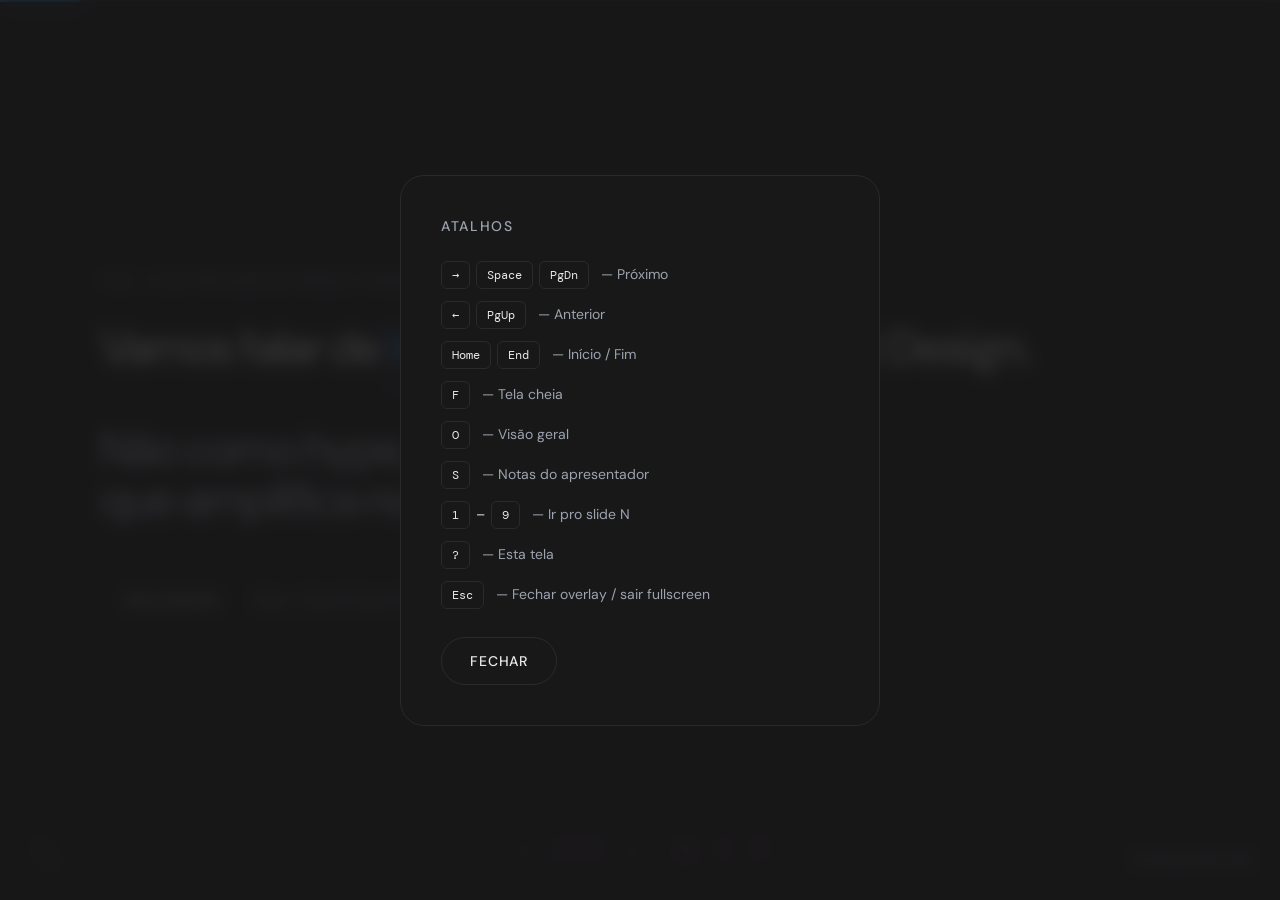
<file: presentation/index.html>
<!DOCTYPE html>
<html lang="pt-BR" data-theme="dark">
<head>
<meta charset="UTF-8" />
<meta name="viewport" content="width=device-width, initial-scale=1.0" />
<title>IA no Processo de Product Design — Bruno Queirós</title>
<link rel="icon" type="image/svg+xml" href="data:image/svg+xml,%3Csvg xmlns='http://www.w3.org/2000/svg' viewBox='0 0 64 64'%3E%3Crect width='64' height='64' rx='14' fill='%23fff'/%3E%3Cg transform='translate(16,12)'%3E%3Cpath d='M8.51 8.53c.01.48-.09.95-.3 1.38a3.6 3.6 0 01-.81 1.09c-.34.31-.74.55-1.17.71-.45.17-.92.26-1.4.26L0 11.95V0h4.3c.49 0 .98.07 1.44.23.43.14.82.37 1.16.67.33.3.6.67.77 1.08.19.45.28.94.28 1.43 0 .45-.1.89-.3 1.3a3.2 3.2 0 01-.79 1.06c.26.13.49.3.69.49.2.2.38.42.52.67.14.24.25.5.33.77.07.27.11.55.11.83zM5.66 3.45c.01-.26-.05-.52-.17-.75a1.5 1.5 0 00-.44-.58 1.7 1.7 0 00-.64-.31 2.8 2.8 0 00-.75-.1H2.32v3.29l.67.01h.69c.25 0 .5-.03.74-.09.23-.05.45-.15.64-.28.18-.13.34-.3.44-.5.12-.23.17-.48.17-.72zm.45 4.94c0-.24-.05-.47-.14-.69a1.5 1.5 0 00-.39-.53 1.7 1.7 0 00-.57-.34 2.5 2.5 0 00-.7-.12c-.34-.01-.67-.01-1-.01s-.67 0-1 0v3.3h1.73c.25 0 .5-.03.74-.09.24-.06.46-.15.65-.29.19-.13.35-.31.47-.51.12-.23.18-.48.17-.72z' fill='%23191819'/%3E%3Crect x='15' y='6' width='1.6' height='26.2' rx='.8' transform='rotate(44.92 15.8 19.1)' fill='%23191819'/%3E%3Cg transform='translate(19.5,27.5)'%3E%3Cpath d='M12.59 6.2c0 .68-.11 1.36-.34 2.01-.22.63-.55 1.22-.96 1.74l1.19 1.18-1.37 1.37-1.22-1.24a5.9 5.9 0 01-1.67.84 6.3 6.3 0 01-1.93.3c-.84.01-1.67-.16-2.44-.49a6.1 6.1 0 01-2-1.33 6.1 6.1 0 01-1.35-1.96A6.2 6.2 0 010 6.2c0-.83.17-1.65.49-2.41a6.1 6.1 0 011.35-1.97A6.1 6.1 0 013.85.49 6.3 6.3 0 016.29 0c.84 0 1.67.17 2.45.49a6.1 6.1 0 012.01 1.33 6.1 6.1 0 011.35 1.97c.33.76.5 1.58.49 2.41zm-2.26 0c0-.53-.11-1.06-.32-1.55a4.1 4.1 0 00-.87-1.28 4.1 4.1 0 00-1.28-.87 4.1 4.1 0 00-1.57-.32c-.54 0-1.07.11-1.57.32-.48.21-.92.5-1.28.87a4.1 4.1 0 00-.87 1.28 4.1 4.1 0 00-.32 1.55c0 .53.11 1.06.32 1.55.2.48.5.92.87 1.28.37.37.81.66 1.28.87.49.22 1.03.32 1.57.32.37 0 .73-.05 1.08-.15.34-.1.67-.24.98-.42l-1.12-1.09 1.37-1.37 1.11 1.14a3.9 3.9 0 00.63-2.12z' fill='%23191819'/%3E%3C/g%3E%3C/g%3E%3C/svg%3E" />
<link rel="preconnect" href="https://fonts.googleapis.com">
<link rel="preconnect" href="https://fonts.gstatic.com" crossorigin>
<link rel="stylesheet" href="https://fonts.googleapis.com/css2?family=DM+Sans:ital,opsz,wght@0,9..40,100..1000;1,9..40,100..1000&family=DM+Mono:wght@400;500&display=swap">
<link rel="stylesheet" href="/css/core.css" />
<link rel="stylesheet" href="/presentation/styles.css" />
</head>
<body>

<!-- ══ DECK ═════════════════════════════════════════════════════════ -->
<main class="deck" id="deck">

  <!-- 1 · COVER -->
  <section class="slide slide-cover" data-time="—" data-notes="Abertura. Olhar pra plateia, respirar. Esta apresentação é sobre julgamento amplificado, não substituído.">
    <p class="cover-eyebrow">Talk · IA no processo de Product Design</p>
    <div class="hero-text">
      <p>Vamos falar de <span class="hero-accent">IA no processo</span> de Product Design.</p>
      <br>
      <p class="muted">Não como hype, mas como ferramenta que amplifica nossa atuação.</p>
    </div>
    <div class="cover-meta">
      <strong>Bruno Queirós</strong>
      <span class="dot">·</span>
      <span>Stone · Senior Product Designer</span>
      <span class="dot">·</span>
      <span>40min + 20min Q&amp;A</span>
    </div>
  </section>

  <!-- 2 · TESE -->
  <section class="slide slide-quote slide-tese" data-time="—" data-notes="Tese central. Pausa antes e depois. Slop = output gerado por IA com aparência de qualidade mas sem fundamento.">
    <p class="quote-eyebrow">Tese central</p>
    <div class="tese-grid">
      <div class="tese-main">
        <blockquote>
          IA não substitui o designer.<br>
          <span class="quote-emph">Potencializa nossa atuação.</span>
        </blockquote>
        <p class="quote-foot">Quem tem repertório + contexto + processo, multiplica.<br>Quem não tem, gera <em>slop</em> mais rápido.</p>
      </div>
      <aside class="tese-aside">
        <span class="aside-label">O que é slop?</span>
        <p>Conteúdo gerado por IA com aparência de qualidade, mas sem fundamento, contexto ou direção.</p>
        <p>Texto inflado, design genérico, decisão sem evidência. <strong>Volume sem valor.</strong></p>
      </aside>
    </div>
  </section>

  <!-- 3 · QUEM SOU -->
  <section class="slide" data-time="2min" data-notes="2min. Stack: VSCode→Cursor, Gemini, Perplexity, GitHub. Por quê terminal: potencializa e automatiza trabalho pesado.">
    <header class="section-label">
      <span>02 / Quem sou</span>
      <h2 class="sl-title">Brunão · 10+ anos de Product Design</h2>
      <span>2min</span>
    </header>
    <div class="two-col">
      <div class="card">
        <h3 class="card-title">Hoje</h3>
        <ul class="bullets">
          <li>Senior Product Designer na <strong>Stone</strong></li>
          <li>Jornada de Renegociação de Crédito</li>
          <li>10+ anos em Product Design</li>
          <li>Foco: processo + IA aplicada</li>
        </ul>
      </div>
      <div class="card">
        <h3 class="card-title">Stack atual</h3>
        <div class="badges">
          <span class="badge">VSCode → Cursor</span>
          <span class="badge">Claude Code</span>
          <span class="badge">Gemini</span>
          <span class="badge">Perplexity</span>
          <span class="badge">GitHub</span>
          <span class="badge">Terminal</span>
        </div>
        <p class="card-foot">Por quê terminal? <strong style="color:var(--color-deep)">Potencializa e automatiza o trabalho pesado.</strong></p>
      </div>
    </div>
  </section>

  <!-- 4 · MINDSET -->
  <section class="slide" data-time="5min" data-notes="5min. Cada princípio = uma frase. Não ler tudo — comentar com exemplo curto. 'Contexto > prompt bonito' é o mais importante.">
    <header class="section-label">
      <span>03 / Mindset antes da ferramenta</span>
      <h2 class="sl-title">4 princípios que vêm antes do prompt</h2>
      <span>5min</span>
    </header>
    <div class="grid-4">
      <div class="card num-card">
        <span class="num">01</span>
        <h3 class="card-title">Contexto &gt; prompt bonito</h3>
        <p>Bom input carrega contexto, insumos, não-ambiguidades. Prompt bonito sem contexto = output bonito sem fundamento.</p>
      </div>
      <div class="card num-card">
        <span class="num">02</span>
        <h3 class="card-title">Iteração &gt; one-shot</h3>
        <p>Primeiro output é matéria-prima, não entregável. Refine em ciclos curtos.</p>
      </div>
      <div class="card num-card">
        <span class="num">03</span>
        <h3 class="card-title">Validar sempre</h3>
        <p>IA confiante ≠ IA correta. Você é o filtro. Sem isso, escala erro.</p>
      </div>
      <div class="card num-card">
        <span class="num">04</span>
        <h3 class="card-title">Taste é insubstituível</h3>
        <p>Julgamento estético, contexto político, leitura de stakeholder — IA não faz.</p>
      </div>
    </div>
  </section>

  <!-- 5 · ONDE FALHA -->
  <section class="slide" data-time="—" data-notes="Sub-slide do mindset. Honestidade gera credibilidade. 'Coerência sistêmica longa' = janela de contexto se perdendo.">
    <header class="section-label">
      <span>Onde a IA falha</span>
      <h2 class="sl-title">Não delegue isto</h2>
      <span>—</span>
    </header>
    <div class="fail-grid">
      <div class="fail-item">
        <span class="fail-num">01</span>
        <h3>Decisão de prioridade</h3>
        <p>Trade-off político e estratégico precisa de leitura humana.</p>
      </div>
      <div class="fail-item">
        <span class="fail-num">02</span>
        <h3>Sensibilidade cultural</h3>
        <p>Contexto local, tom, código social — IA generaliza.</p>
      </div>
      <div class="fail-item">
        <span class="fail-num">03</span>
        <h3>Trade-off com poucos dados</h3>
        <p>Sem evidências, IA preenche com o que ela considera bom no contexto — não com verdadeiro.</p>
      </div>
      <div class="fail-item">
        <span class="fail-num">04</span>
        <h3>Coerência sistêmica longa</h3>
        <p>Janela de contexto se perde dentro da própria sessão.</p>
      </div>
    </div>
  </section>

  <!-- 6 · WORKFLOW INTRO -->
  <section class="slide slide-divider" data-time="15min" data-notes="Bloco core, 15min. Para cada fase: ferramenta + job + antes/depois. Não vender, mostrar.">
    <span class="divider-num">04</span>
    <h2 class="divider-title">Workflow por fase do processo</h2>
    <p class="divider-sub">5 fases · Ferramentas + O que fazer + Antes e depois + Tempo economizado</p>
    <div class="phase-pills">
      <span class="pill">Discovery</span>
      <span class="pill">Ideação</span>
      <span class="pill">Copy</span>
      <span class="pill">Protótipo</span>
      <span class="pill">Handoff</span>
    </div>
  </section>

  <!-- 7 · DISCOVERY -->
  <section class="slide" data-time="3min" data-notes="Players novos = tempo. Com IA: contexto + análise + onde montar (FigJam). Reduz 80%.">
    <header class="section-label">
      <span>4.1 / Discovery &amp; Research</span>
      <h2 class="sl-title">Sintetizar o que antes levava dias</h2>
      <span>3min</span>
    </header>
    <div class="workflow-grid">
      <div class="card">
        <h3 class="card-title">Ferramenta</h3>
        <div class="badges">
          <span class="badge">Claude Code</span>
          <span class="badge">Gemini</span>
          <span class="badge">Perplexity</span>
        </div>
      </div>
      <div class="card">
        <h3 class="card-title">O que dá pra fazer</h3>
        <ul class="bullets">
          <li>Sintetizar entrevistas</li>
          <li>Desk research e benchmark competitivo</li>
          <li>Clusterizar pain points</li>
          <li>Analisar dashboards de dados</li>
        </ul>
      </div>
      <div class="card before-after">
        <span class="ba-label">Antes</span>
        <p>Tempo para encontrar players, aprofundar no contexto, coletar informações, montar board, criar análise.</p>
      </div>
      <div class="card before-after">
        <span class="ba-label after">Depois</span>
        <p>Informe o contexto › informe o player › Tipo de análise › Onde montar (ex: FigJam) › Iterar e refinar.</p>
        <span class="metric">−80% tempo</span>
      </div>
    </div>
  </section>

  <!-- 8 · IDEAÇÃO -->
  <section class="slide" data-time="3min" data-notes="Markdown = Claude Code lê rápido + menos tokens. Obsidian + transcrições + Jira/Confluence = base de conhecimento. Mermaid → FigJam → Figma. 90% redução.">
    <header class="section-label">
      <span>4.2 / Ideação &amp; Estratégia</span>
      <h2 class="sl-title">Do markdown ao Figma sem fricção</h2>
      <span>3min</span>
    </header>
    <div class="workflow-grid">
      <div class="card">
        <h3 class="card-title">Ferramenta</h3>
        <div class="badges">
          <span class="badge">Claude Skills</span>
          <span class="badge">Figma MCP</span>
          <span class="badge">Obsidian</span>
        </div>
      </div>
      <div class="card">
        <h3 class="card-title">Truques</h3>
        <ul class="bullets">
          <li>Documente em <strong>Markdown</strong> — Claude lê rápido + menos tokens</li>
          <li>Base de conhecimento: transcrições + Jira/Confluence + ideações</li>
          <li>Fluxo: Markdown → Mermaid → FigJam → Figma com Design System</li>
        </ul>
      </div>
      <div class="card before-after">
        <span class="ba-label">Antes</span>
        <p>Estruturar doc, desenhar fluxograma à mão, atrasar exploração visual.</p>
      </div>
      <div class="card before-after">
        <span class="ba-label after">Depois</span>
        <p>Resultado prático cedo, validação rápida, foco em stakeholder, tempo para refinar visual.</p>
        <span class="metric">−90% tempo</span>
      </div>
    </div>
  </section>

  <!-- 9 · COPY -->
  <section class="slide" data-time="3min" data-notes="Link do Figma → Claude valida → output direto no Figma → check humano → vai pra content já refinado. Reduz 80%.">
    <header class="section-label">
      <span>4.3 / Copy</span>
      <h2 class="sl-title">Validação de tom direto no Figma</h2>
      <span>3min</span>
    </header>
    <div class="workflow-grid">
      <div class="card">
        <h3 class="card-title">Ferramenta</h3>
        <div class="badges">
          <span class="badge">Claude Code Skills</span>
          <span class="badge">Figma</span>
        </div>
      </div>
      <div class="card">
        <h3 class="card-title">Jobs</h3>
        <ul class="bullets">
          <li>Validação de content</li>
          <li>Criação de FAQ</li>
          <li>Verificação de tom de voz</li>
        </ul>
        <p class="card-foot">Passo link do Figma → IA valida → grava output direto na tela → faço o check.</p>
      </div>
      <div class="card before-after">
        <span class="ba-label">Antes</span>
        <p>Verificar guia, alinhar com content, considerações de stakeholders, ciclos longos.</p>
      </div>
      <div class="card before-after">
        <span class="ba-label after">Depois</span>
        <p>Chego na content com revisão prévia já feita pela IA.</p>
        <span class="metric">−80% tempo</span>
      </div>
    </div>
  </section>

  <!-- 10 · PROTÓTIPO -->
  <section class="slide" data-time="3min" data-notes="Princípio chave: designer entende o código que entrega. Protótipo de produção = validação tech mais precisa.">
    <header class="section-label">
      <span>4.4 / Protótipo &amp; Código</span>
      <h2 class="sl-title">Protótipo com fidelidade de produção</h2>
      <span>3min</span>
    </header>
    <div class="workflow-grid">
      <div class="card">
        <h3 class="card-title">Ferramenta</h3>
        <div class="badges">
          <span class="badge">Figma Make</span>
          <span class="badge">Claude Code</span>
        </div>
      </div>
      <div class="card">
        <h3 class="card-title">Jobs</h3>
        <ul class="bullets">
          <li>Testar protótipo com inputs de dados reais</li>
          <li>Maior fidelidade pro desenvolvimento</li>
          <li>Validação tech precisa</li>
        </ul>
      </div>
      <div class="card principle-card">
        <h3 class="card-title">Princípio</h3>
        <p class="principle">Designer <strong>entende o código</strong> que entrega.</p>
      </div>
      <div class="card before-after">
        <span class="ba-label after">Depois</span>
        <p>Criar como seria em produção. Validação com tech mais precisa, menos retrabalho.</p>
      </div>
    </div>
  </section>

  <!-- 11 · HANDOFF -->
  <section class="slide" data-time="3min" data-notes="Por quê terminal: acesso a arquivos, git, MCPs — IA com contexto real, não chat isolado.">
    <header class="section-label">
      <span>4.5 / Handoff, Doc &amp; Automação</span>
      <h2 class="sl-title">Terminal = IA com contexto real</h2>
      <span>3min</span>
    </header>
    <div class="workflow-grid">
      <div class="card">
        <h3 class="card-title">Ferramenta</h3>
        <div class="badges">
          <span class="badge">Terminal</span>
          <span class="badge">Claude Code</span>
          <span class="badge">MCPs</span>
        </div>
      </div>
      <div class="card">
        <h3 class="card-title">Jobs</h3>
        <ul class="bullets">
          <li>Specs automáticas</li>
          <li>Changelog</li>
          <li>Scripts repetitivos</li>
          <li>Sync Figma ↔ código</li>
        </ul>
      </div>
      <div class="card principle-card span-2">
        <h3 class="card-title">Por quê terminal</h3>
        <p class="principle">Acesso a arquivos, git e MCPs — IA opera com <strong>contexto real do projeto</strong>, não em isolamento.</p>
      </div>
    </div>
  </section>

  <!-- 12 · PRÓXIMOS PASSOS -->
  <section class="slide" data-time="3min" data-notes="3 ações concretas. Plateia sai com algo pra fazer essa semana. Não delegar — convidar.">
    <header class="section-label">
      <span>06 / Como aprofundar amanhã</span>
      <h2 class="sl-title">3 ações pro time essa semana</h2>
      <span>3min</span>
    </header>
    <div class="grid-3">
      <div class="card num-card">
        <span class="num">01</span>
        <h3 class="card-title">Migrar 1 fluxo de research</h3>
        <p>Mover um fluxo real pra workflow Claude com contexto persistente. Medir tempo antes/depois.</p>
      </div>
      <div class="card num-card">
        <span class="num">02</span>
        <h3 class="card-title">Experimentar Cursor em 1 componente</h3>
        <p>Pegar um componente real e prototipar em código. Sentir a diferença de fidelidade.</p>
      </div>
      <div class="card num-card">
        <span class="num">03</span>
        <h3 class="card-title">Criar 1 skill / MCP custom</h3>
        <p>Automatizar uma rotina chata do seu próprio workflow. Compartilhar com o time.</p>
      </div>
    </div>
  </section>

  <!-- 13 · ARMADILHAS -->
  <section class="slide" data-time="—" data-notes="Armadilhas só aparecem com uso pesado. Compartilhar = honestidade. Cuidado com sucesso prematuro.">
    <header class="section-label">
      <span>Armadilhas que aparecem com uso pesado</span>
      <h2 class="sl-title">O custo invisível</h2>
      <span>—</span>
    </header>
    <div class="grid-3">
      <div class="fail-item">
        <span class="fail-num">01</span>
        <h3>IA-dependência em decisão</h3>
        <p>Perda de músculo crítico. Quem deixa de decidir, deixa de pensar.</p>
      </div>
      <div class="fail-item">
        <span class="fail-num">02</span>
        <h3>Output bonito sem fundamento</h3>
        <p>Aparência de qualidade sem base. Slop polido continua slop.</p>
      </div>
      <div class="fail-item">
        <span class="fail-num">03</span>
        <h3>Velocidade alta, direção errada</h3>
        <p>Acelerar o errado é pior que andar devagar no certo.</p>
      </div>
    </div>
  </section>

  <!-- 14 · IA NO DIA A DIA -->
  <section class="slide" data-time="3min" data-notes="Bônus prático. 5 frentes onde IA já está no meu dia: ideação, content, PRD, dados, personas sintéticas. Cada uma = ganho específico de tempo.">
    <header class="section-label">
      <span>Bônus / IA no dia a dia</span>
      <h2 class="sl-title">O que tenho feito com a IA</h2>
      <span>3min</span>
    </header>
    <div class="grid-5">
      <div class="card daily-card">
        <span class="num">01</span>
        <h3 class="card-title">Ideação</h3>
        <p>Skill que pega um fluxo em discussão e desenha as primeiras estruturas no Figma com o DS.</p>
        <span class="gain">Ganho: ideação rápida, aprofundo onde faz sentido</span>
      </div>
      <div class="card daily-card">
        <span class="num">02</span>
        <h3 class="card-title">Content</h3>
        <p>Revisão do texto das telas com base no tom de voz da marca.</p>
        <span class="gain">Ganho: texto redondo, dentro do tom</span>
      </div>
      <div class="card daily-card">
        <span class="num">03</span>
        <h3 class="card-title">PRD</h3>
        <p>Documentação da jornada construída, integrada direto no Jira/Confluence.</p>
        <span class="gain">Ganho: tempo na escrita de doc</span>
      </div>
      <div class="card daily-card">
        <span class="num">04</span>
        <h3 class="card-title">Análise de dados</h3>
        <p>Amplitude conectado via MCP. Leio dashboards, gero relatórios e exporto pra qualquer lugar.</p>
        <span class="gain">Ganho: análise individual + produção</span>
      </div>
      <div class="card daily-card">
        <span class="num">05</span>
        <h3 class="card-title">Personas sintéticas</h3>
        <p>Crio personas do produto e simulo testes de usabilidade antes de levar pro cliente real.</p>
        <span class="gain">Ganho: assertividade nas explorações</span>
      </div>
    </div>
  </section>

  <!-- 15 · FECHAMENTO -->
  <section class="slide slide-quote" data-time="2min" data-notes="Fechamento. Pausa longa antes da última frase. Voltar à tese.">
    <p class="quote-eyebrow">07 / Fechamento</p>
    <blockquote>
      A ferramenta amplifica<br>
      <span class="quote-emph">o que você já é.</span>
    </blockquote>
    <p class="quote-foot">Repertório + contexto + processo.</p>
  </section>

  <!-- 16 · Q&A -->
  <section class="slide slide-qa" data-time="20min" data-notes="20min. 3 perguntas-âncora prontas: stakeholder cético, privacidade, ROI sem teatro.">
    <p class="qa-question">Como vocês têm usado IA no dia a dia?</p>
    <h2 class="qa-title">Q&amp;A</h2>
    <p class="qa-sub">20 minutos · pergunta difícil é bem-vinda.</p>
    <div class="qa-anchors">
      <span class="anchor">Stakeholder cético</span>
      <span class="anchor">Privacidade de dado</span>
      <span class="anchor">ROI sem virar teatro</span>
      <span class="anchor">Quando NÃO usar IA</span>
      <span class="anchor">Skills × MCPs × Agents</span>
    </div>
  </section>

</main>

<!-- ══ HUD ══════════════════════════════════════════════════════════ -->
<div class="hud" id="hud">
  <button class="hud-btn" id="prevBtn" aria-label="Slide anterior">‹</button>
  <span class="hud-counter"><span id="curIdx">01</span> / <span id="totIdx">16</span></span>
  <button class="hud-btn" id="nextBtn" aria-label="Próximo slide">›</button>
  <span class="hud-sep"></span>
  <button class="hud-btn small" id="overviewBtn" title="Visão geral (O)">⊞</button>
  <button class="hud-btn small" id="fsBtn" title="Tela cheia (F)">⛶</button>
  <button class="hud-btn small" id="helpBtn" title="Atalhos (?)">?</button>
</div>

<!-- timing badge (hidden via CSS, kept for app.js refs) -->
<div class="time-badge" id="timeBadge">—</div>

<!-- footer brand -->
<a class="footer-brand" href="#1" aria-label="Voltar ao slide 1">
  <svg viewBox="0 0 64 64" fill="currentColor" aria-hidden="true">
    <g transform="translate(16,12)">
      <path d="M8.51 8.53c.01.48-.09.95-.3 1.38a3.6 3.6 0 01-.81 1.09c-.34.31-.74.55-1.17.71-.45.17-.92.26-1.4.26L0 11.95V0h4.3c.49 0 .98.07 1.44.23.43.14.82.37 1.16.67.33.3.6.67.77 1.08.19.45.28.94.28 1.43 0 .45-.1.89-.3 1.3a3.2 3.2 0 01-.79 1.06c.26.13.49.3.69.49.2.2.38.42.52.67.14.24.25.5.33.77.07.27.11.55.11.83zM5.66 3.45c.01-.26-.05-.52-.17-.75a1.5 1.5 0 00-.44-.58 1.7 1.7 0 00-.64-.31 2.8 2.8 0 00-.75-.1H2.32v3.29l.67.01h.69c.25 0 .5-.03.74-.09.23-.05.45-.15.64-.28.18-.13.34-.3.44-.5.12-.23.17-.48.17-.72zm.45 4.94c0-.24-.05-.47-.14-.69a1.5 1.5 0 00-.39-.53 1.7 1.7 0 00-.57-.34 2.5 2.5 0 00-.7-.12c-.34-.01-.67-.01-1-.01s-.67 0-1 0v3.3h1.73c.25 0 .5-.03.74-.09.24-.06.46-.15.65-.29.19-.13.35-.31.47-.51.12-.23.18-.48.17-.72z"/>
      <rect x="15" y="6" width="1.6" height="26.2" rx=".8" transform="rotate(44.92 15.8 19.1)"/>
      <g transform="translate(19.5,27.5)">
        <path d="M12.59 6.2c0 .68-.11 1.36-.34 2.01-.22.63-.55 1.22-.96 1.74l1.19 1.18-1.37 1.37-1.22-1.24a5.9 5.9 0 01-1.67.84 6.3 6.3 0 01-1.93.3c-.84.01-1.67-.16-2.44-.49a6.1 6.1 0 01-2-1.33 6.1 6.1 0 01-1.35-1.96A6.2 6.2 0 010 6.2c0-.83.17-1.65.49-2.41a6.1 6.1 0 011.35-1.97A6.1 6.1 0 013.85.49 6.3 6.3 0 016.29 0c.84 0 1.67.17 2.45.49a6.1 6.1 0 012.01 1.33 6.1 6.1 0 011.35 1.97c.33.76.5 1.58.49 2.41zm-2.26 0c0-.53-.11-1.06-.32-1.55a4.1 4.1 0 00-.87-1.28 4.1 4.1 0 00-1.28-.87 4.1 4.1 0 00-1.57-.32c-.54 0-1.07.11-1.57.32-.48.21-.92.5-1.28.87a4.1 4.1 0 00-.87 1.28 4.1 4.1 0 00-.32 1.55c0 .53.11 1.06.32 1.55.2.48.5.92.87 1.28.37.37.81.66 1.28.87.49.22 1.03.32 1.57.32.37 0 .73-.05 1.08-.15.34-.1.67-.24.98-.42l-1.12-1.09 1.37-1.37 1.11 1.14a3.9 3.9 0 00.63-2.12z"/>
      </g>
    </g>
  </svg>
</a>

<!-- footer site link -->
<a class="footer-site" href="https://brunoqueiros.com">brunoqueiros.com</a>

<!-- mobile menu FAB (only visible in mobile via CSS) -->
<button class="mobile-menu-toggle" id="mobileMenuToggle" aria-label="Abrir menu" aria-expanded="false">
  <span></span><span></span><span></span>
</button>

<!-- progress bar -->
<div class="progress-bar"><div class="progress-fill" id="progressFill"></div></div>

<!-- ══ OVERVIEW ═════════════════════════════════════════════════════ -->
<div class="overview" id="overview" hidden>
  <div class="overview-head">
    <h2>Visão geral / 16 slides</h2>
    <button class="overview-close" id="overviewClose" aria-label="Fechar">✕</button>
  </div>
  <div class="overview-grid" id="overviewGrid"></div>
</div>

<!-- ══ SPEAKER NOTES ════════════════════════════════════════════════ -->
<aside class="speaker-panel" id="speakerPanel" hidden>
  <div class="speaker-head">
    <strong>Notas / slide <span id="speakerIdx">01</span></strong>
    <button class="speaker-close" id="speakerClose">✕</button>
  </div>
  <p class="speaker-time">Bloco · <span id="speakerTime">—</span></p>
  <p class="speaker-notes" id="speakerNotes"></p>
</aside>

<!-- ══ HELP ═════════════════════════════════════════════════════════ -->
<div class="help-modal" id="helpModal" hidden>
  <div class="help-card">
    <h3>Atalhos</h3>
    <ul>
      <li><kbd>→</kbd> <kbd>Space</kbd> <kbd>PgDn</kbd> <span>— Próximo</span></li>
      <li><kbd>←</kbd> <kbd>PgUp</kbd> <span>— Anterior</span></li>
      <li><kbd>Home</kbd> <kbd>End</kbd> <span>— Início / Fim</span></li>
      <li><kbd>F</kbd> <span>— Tela cheia</span></li>
      <li><kbd>O</kbd> <span>— Visão geral</span></li>
      <li><kbd>S</kbd> <span>— Notas do apresentador</span></li>
      <li><kbd>1</kbd>–<kbd>9</kbd> <span>— Ir pro slide N</span></li>
      <li><kbd>?</kbd> <span>— Esta tela</span></li>
      <li><kbd>Esc</kbd> <span>— Fechar overlay / sair fullscreen</span></li>
    </ul>
    <button class="btn-text" id="helpClose">Fechar</button>
  </div>
</div>

<script src="/presentation/app.js"></script>
</body>
</html>
</file>
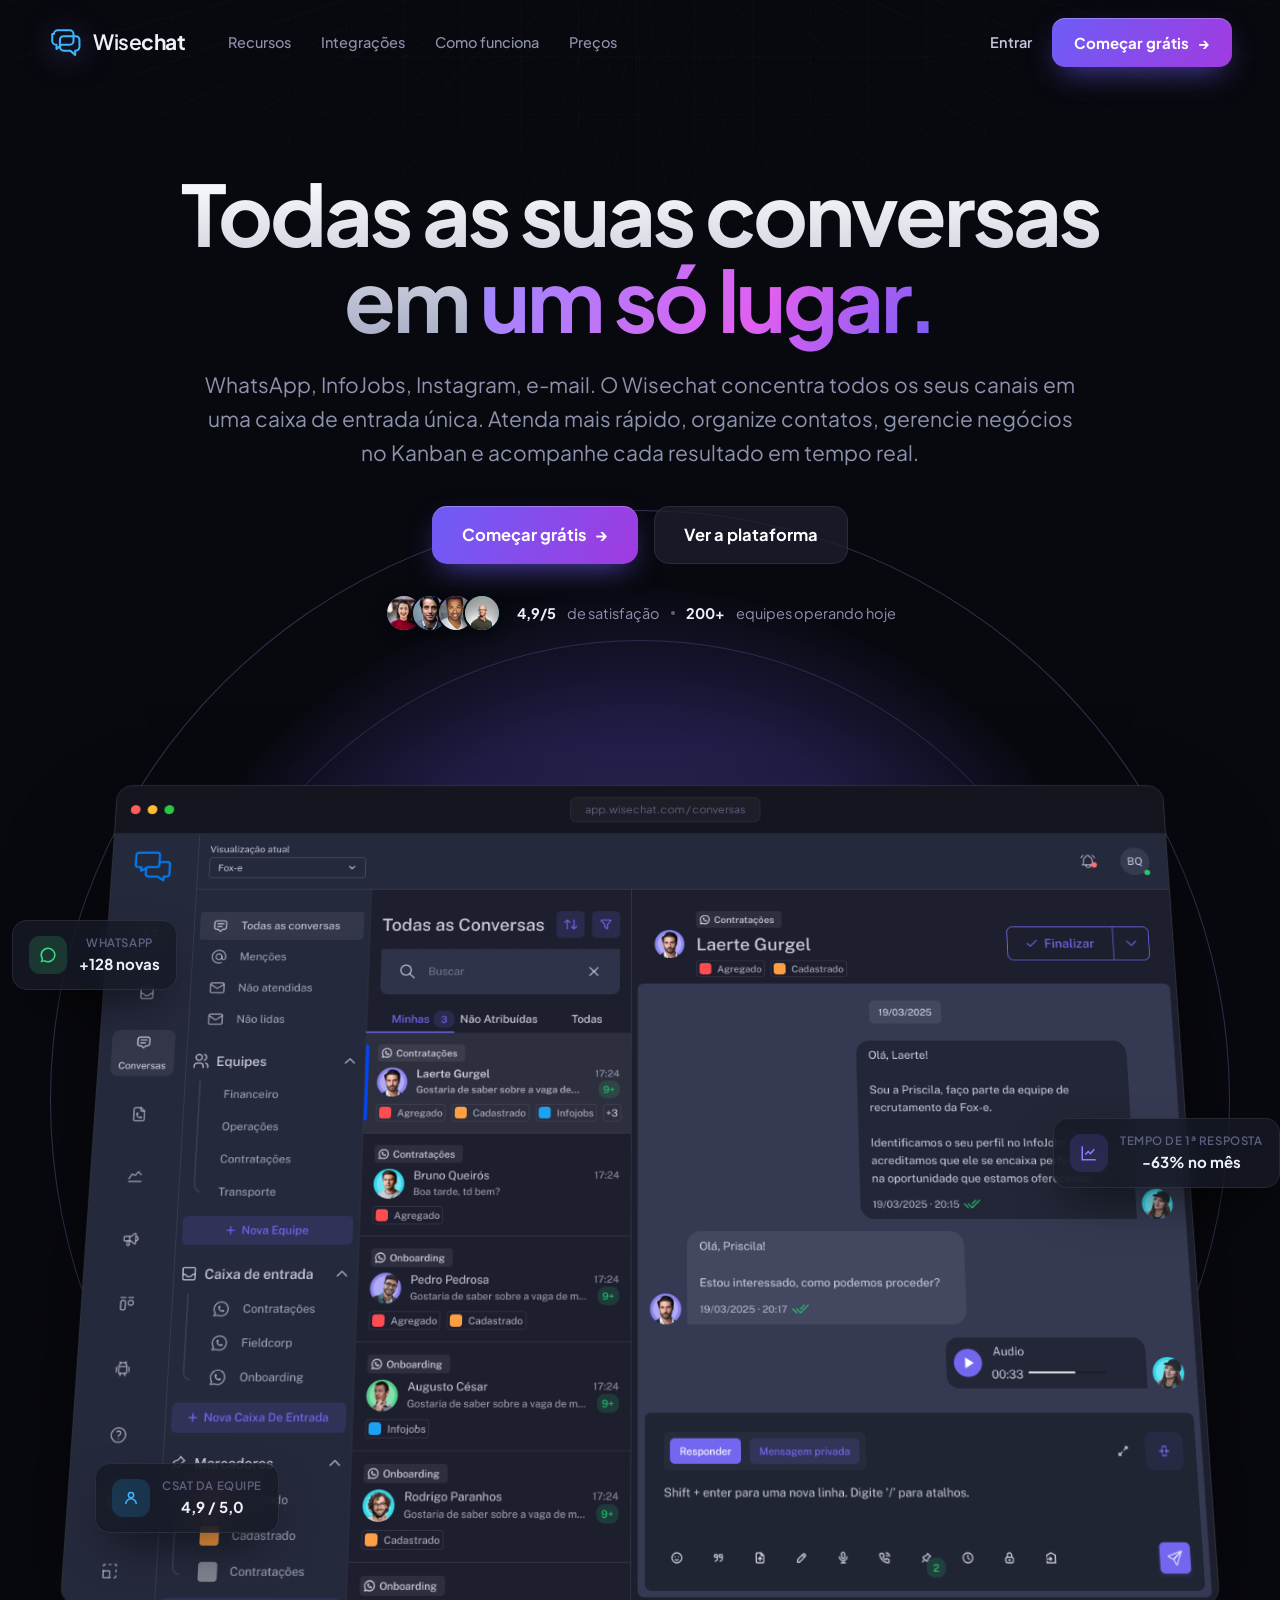
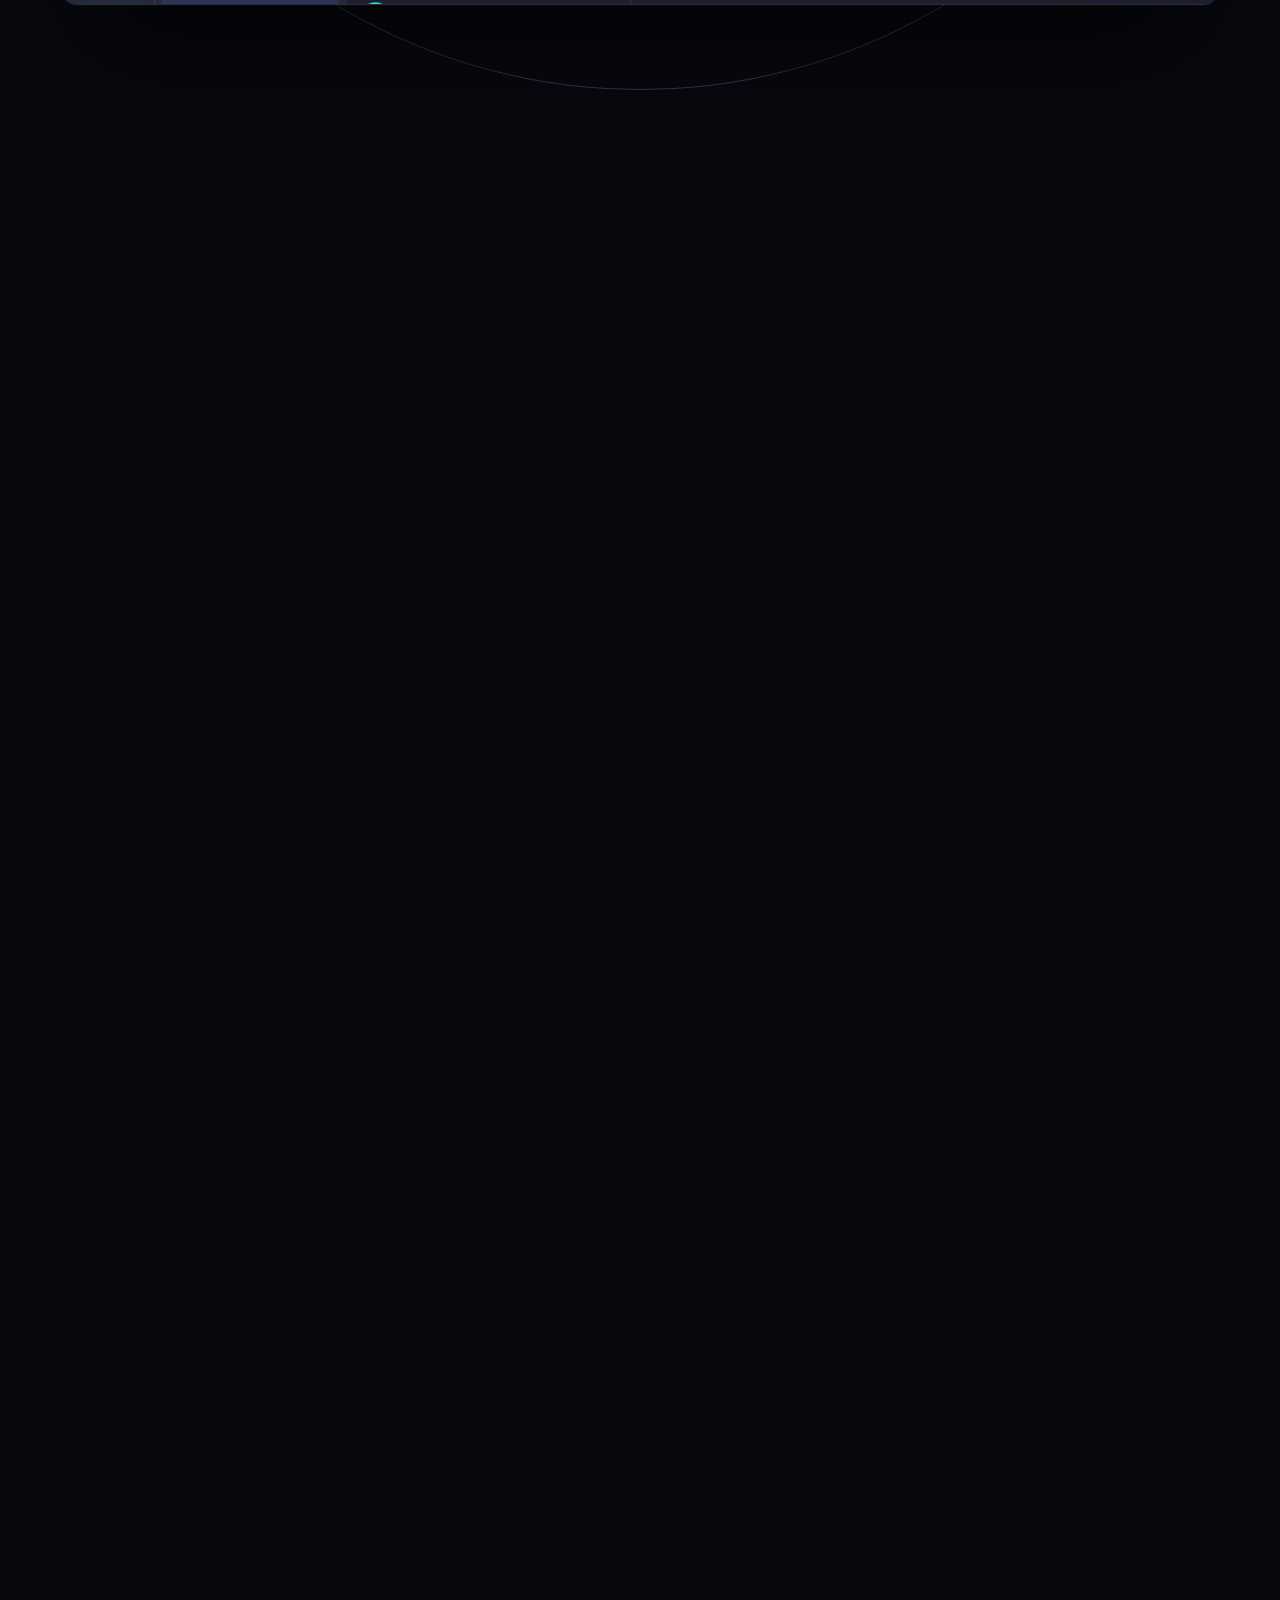
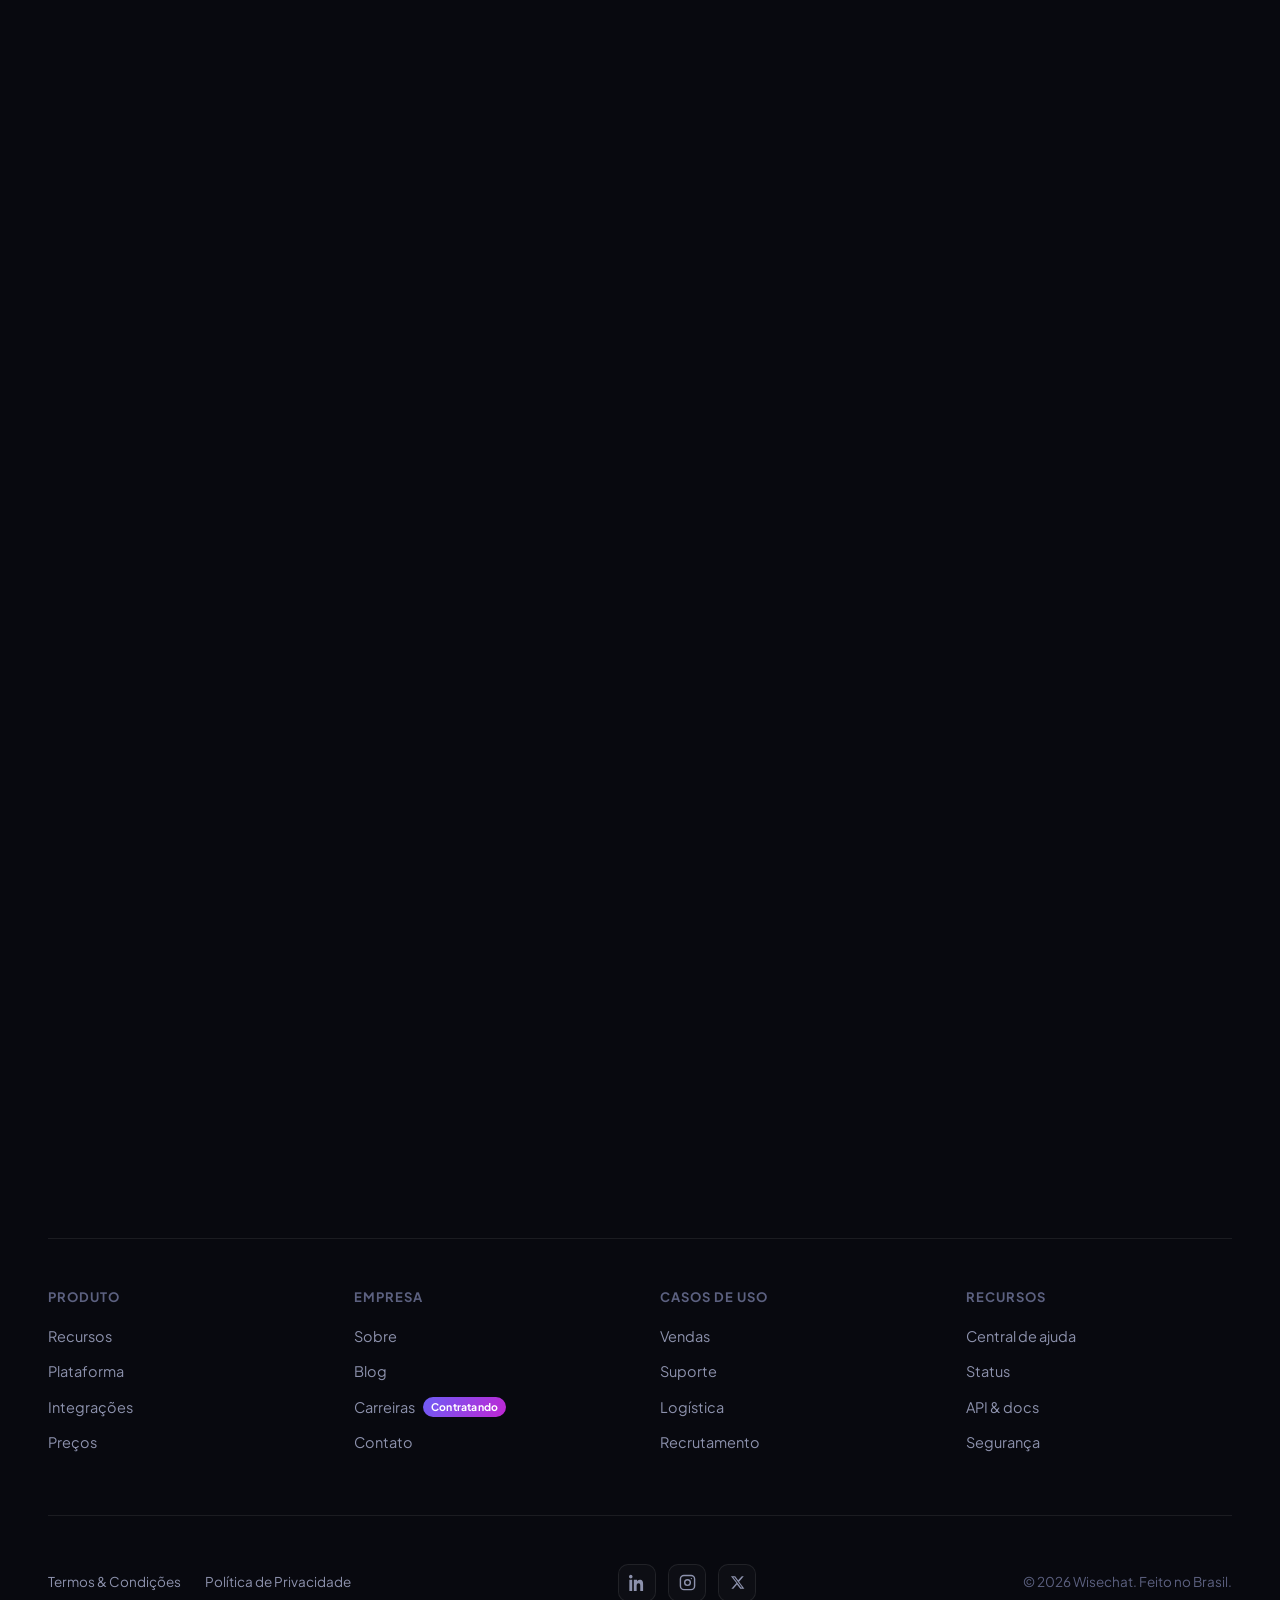
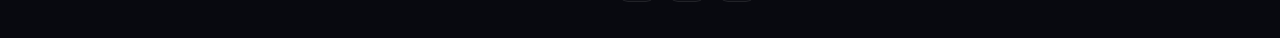
<file: design-to-code/wisechat/index.html>
<!DOCTYPE html>
<html lang="pt-BR">
<head>
<meta charset="UTF-8" />
<meta name="viewport" content="width=device-width, initial-scale=1.0" />
<title>Wisechat — Todas as suas conversas em um só lugar</title>
<meta name="description" content="O Wisechat reúne WhatsApp, InfoJobs e todos os seus canais em uma caixa de entrada só. Atenda, organize contatos, gerencie negócios no Kanban e acompanhe resultados em tempo real." />
<link rel="preconnect" href="https://fonts.googleapis.com" />
<link rel="preconnect" href="https://fonts.gstatic.com" crossorigin />
<link href="https://fonts.googleapis.com/css2?family=Plus+Jakarta+Sans:wght@400;500;600;700;800&display=swap" rel="stylesheet" />
<link rel="stylesheet" href="styles.css" />
</head>
<body>

<!-- ============ background fx ============ -->
<div class="bg-fx" aria-hidden="true">
  <div class="mesh"></div>
  <div class="grid"></div>
</div>

<!-- ============ logo template (inline svg, reused) ============ -->
<template id="logo-svg">
  <svg class="logo" viewBox="0 0 40 40" fill="none" xmlns="http://www.w3.org/2000/svg">
    <defs><linearGradient id="lg" x1="0" y1="0" x2="40" y2="40">
      <stop offset="0" stop-color="#3db8ff"/><stop offset="1" stop-color="#1ca4f2"/>
    </linearGradient></defs>
    <path d="M7 9.5A4.5 4.5 0 0 1 11.5 5h14A4.5 4.5 0 0 1 30 9.5v8A4.5 4.5 0 0 1 25.5 22H16l-6 5v-5h-.5A4.5 4.5 0 0 1 5 17.5v-8Z" fill="none" stroke="url(#lg)" stroke-width="2.4" stroke-linejoin="round"/>
    <path d="M14 16.5A4.5 4.5 0 0 1 18.5 12h14A4.5 4.5 0 0 1 37 16.5v8A4.5 4.5 0 0 1 32.5 29H32v5l-6-5h-7.5A4.5 4.5 0 0 1 14 24.5v-8Z" fill="none" stroke="url(#lg)" stroke-width="2.4" stroke-linejoin="round"/>
  </svg>
</template>

<!-- ============ NAV ============ -->
<nav class="nav">
  <div class="nav-inner">
    <a class="brand" href="#top"><span data-logo></span><span class="wm">Wise<b>chat</b></span></a>
    <div class="nav-links">
      <a href="#recursos">Recursos</a>
      <a href="#integracoes">Integrações</a>
      <a href="#como">Como funciona</a>
      <a href="#precos">Preços</a>
    </div>
    <div class="nav-cta">
      <a class="ghost" href="#">Entrar</a>
      <a class="btn" href="#precos">Começar grátis <span class="arrow">→</span></a>
    </div>
  </div>
</nav>

<main id="top">

<!-- ============ HERO ============ -->
<header class="hero">
  <div class="wrap">
    <h1 class="reveal">Todas as suas conversas<br/>em <span class="grad-txt">um só lugar.</span></h1>
    <p class="sub reveal" data-d="2">WhatsApp, InfoJobs, Instagram, e-mail. O Wisechat concentra todos os seus canais em uma caixa de entrada única. Atenda mais rápido, organize contatos, gerencie negócios no Kanban e acompanhe cada resultado em tempo real.</p>
    <div class="hero-cta reveal" data-d="3">
      <a class="btn lg" href="#precos">Começar grátis <span class="arrow">→</span></a>
      <a class="btn lg outline" href="#recursos">Ver a plataforma</a>
    </div>
    <div class="trust reveal" data-d="3">
      <div class="avs">
        <span style="--g:linear-gradient(135deg,#8b7dff,#c026d3)">MF<img src="assets/avatar-mariana.png" alt="" loading="lazy" /></span>
        <span style="--g:linear-gradient(135deg,#6d5df6,#1ca4f2)">BQ<img src="assets/avatar-bruno.png" alt="" loading="lazy" /></span>
        <span style="--g:linear-gradient(135deg,#c026d3,#ff7a59)">RP<img src="assets/avatar-rodrigo.png" alt="" loading="lazy" /></span>
        <span style="--g:linear-gradient(135deg,#3ddc84,#1ca4f2)">AC<img src="assets/avatar-augusto.png" alt="" loading="lazy" /></span>
      </div>
      <div class="trust-txt"><b>4,9/5</b> de satisfação<i></i><b>200+</b> equipes operando hoje</div>
    </div>

    <!-- product stage -->
    <div class="stage reveal" data-d="4">
      <div class="stage-glow"></div>

      <div class="chip chip-1">
        <span class="ic" style="background:rgba(61,220,132,.16);color:#3ddc84"><svg width="18" height="18" viewBox="0 0 24 24" fill="currentColor"><path d="M12 2a10 10 0 0 0-8.5 15.3L2 22l4.8-1.5A10 10 0 1 0 12 2Zm0 18a8 8 0 0 1-4.1-1.1l-.3-.2-2.8.9.9-2.8-.2-.3A8 8 0 1 1 12 20Z"/></svg></span>
        <div><small>WhatsApp</small><b>+128 novas</b></div>
      </div>
      <div class="chip chip-2">
        <span class="ic" style="background:rgba(109,93,246,.18);color:#8b7dff"><svg width="18" height="18" viewBox="0 0 24 24" fill="none" stroke="currentColor" stroke-width="2"><path d="M3 3v18h18"/><path d="m7 14 4-4 3 3 5-6"/></svg></span>
        <div><small>Tempo de 1ª resposta</small><b>-63% no mês</b></div>
      </div>
      <div class="chip chip-3">
        <span class="ic" style="background:rgba(28,164,242,.18);color:#3db8ff"><svg width="18" height="18" viewBox="0 0 24 24" fill="none" stroke="currentColor" stroke-width="2"><circle cx="12" cy="8" r="3.5"/><path d="M5 20a7 7 0 0 1 14 0"/></svg></span>
        <div><small>CSAT da equipe</small><b>4,9 / 5,0</b></div>
      </div>

      <div class="hero-stage-tilt">
        <div class="frame">
          <div class="bar"><i></i><i></i><i></i><span class="url">app.wisechat.com / conversas</span></div>
          <img src="assets/screen-inbox.png" alt="Caixa de entrada unificada do Wisechat com conversas de WhatsApp e InfoJobs" />
        </div>
      </div>
    </div>
  </div>
</header>

<!-- ============ FEATURES BENTO ============ -->
<section class="sec" id="recursos">
  <div class="wrap">
    <div class="sec-head reveal">
      <h2 class="one-line">Pare de pular entre <span class="grad-txt">dez abas abertas</span></h2>
      <p>Atendimento, contatos, negócios e relatórios convivem no mesmo lugar, com o contexto completo de cada pessoa sempre à mão.</p>
    </div>

    <div class="bento">
      <!-- wide: caixa unificada -->
      <article class="card col-4 reveal">
        <div class="pad">
          <h3>Cada canal numa caixa de entrada só</h3>
          <p>Times, marcadores e filtros mantêm tudo organizado. Responda, transfira e finalize sem nunca perder o fio da conversa, não importa de onde a mensagem chegou.</p>
        </div>
        <div class="shot framed"><img src="assets/screen-inbox.png" alt="Tela de conversas do Wisechat" /></div>
      </article>

      <!-- tall mini: multicanal -->
      <article class="card col-2 mini reveal" data-d="1">
        <span class="ic-badge"><svg width="22" height="22" viewBox="0 0 24 24" fill="none" stroke="currentColor" stroke-width="2"><circle cx="12" cy="12" r="3"/><path d="M12 2v3M12 19v3M2 12h3M19 12h3M5 5l2 2M17 17l2 2M19 5l-2 2M7 17l-2 2"/></svg></span>
        <h3>Multicanal de verdade</h3>
        <p>Conecte WhatsApp, InfoJobs, Instagram, e-mail e webchat. Adicione novas caixas em segundos e distribua para as equipes certas.</p>
        <div style="display:flex;flex-wrap:wrap;gap:8px;margin-top:18px">
          <span class="intg" style="padding:8px 12px;font-size:13px"><span class="glyph" style="width:24px;height:24px;font-size:11px;background:#25d366" data-l="Wa"><img src="https://cdn.simpleicons.org/whatsapp/white" alt="" /></span>WhatsApp</span>
          <span class="intg" style="padding:8px 12px;font-size:13px"><span class="glyph" style="width:24px;height:24px;font-size:11px;background:linear-gradient(135deg,#feda75,#d62976,#962fbf)" data-l="Ig"><img src="https://cdn.simpleicons.org/instagram/white" alt="" /></span>Instagram</span>
        </div>
      </article>

      <!-- contatos -->
      <article class="card col-3 reveal">
        <div class="pad">
          <h3>Uma base de contatos viva</h3>
          <p>Importe, segmente por marcadores coloridos e abra qualquer histórico sem sair da tela. Empresa, telefone, cidade e cada interação registrada.</p>
        </div>
        <div class="shot framed"><img src="assets/screen-contacts.png" alt="Tela de contatos do Wisechat" /></div>
      </article>

      <!-- kanban -->
      <article class="card col-3 reveal" data-d="1">
        <div class="pad">
          <h3>Do primeiro contato ao fechamento</h3>
          <p>Arraste cada negócio entre as etapas do funil, dispare ações e converse direto pelo card. Nada de planilha paralela para acompanhar vendas.</p>
        </div>
        <div class="shot framed"><img src="assets/screen-kanban.png" alt="Kanban de negócios do Wisechat" /></div>
      </article>
    </div>
  </div>
</section>

<!-- ============ INSIGHTS (interactive) ============ -->
<section class="sec" id="produto" style="padding-top:24px">
  <div class="di-track">
  <div class="wrap di-stage">
    <div class="sec-head left reveal" style="max-width:780px">
      <h2>Tudo que sua operação precisa, <span class="grad-txt">por dentro</span></h2>
      <p>Escolha uma área e veja a plataforma em ação.</p>
    </div>

    <div class="di reveal" data-d="1">
      <div class="di-list">
        <button class="di-item active" data-i="0" data-url="app.wisechat.com / relatórios" aria-expanded="true">
          <div class="di-row"><span class="di-n">01</span><span class="di-t">Relatórios em tempo real</span><span class="di-chev"></span></div>
          <div class="di-body"><div class="di-inner">
            <p>Volume de conversas, não atendidas, status dos atendentes, tráfego por horário e CSAT. Tudo atualizado e pronto para exportar.</p>
            <div class="di-tags"><span>Tráfego por hora</span><span>Por atendente</span><span>CSAT &amp; SLA</span></div>
          </div></div>
        </button>

        <button class="di-item" data-i="1" data-url="app.wisechat.com / agendar" aria-expanded="false">
          <div class="di-row"><span class="di-n">02</span><span class="di-t">Agenda dentro do chat</span><span class="di-chev"></span></div>
          <div class="di-body"><div class="di-inner">
            <p>Marque entrevistas, reuniões e follow-ups direto na conversa. O contato escolhe data e horário, e tudo fica no histórico. Sem link externo.</p>
            <div class="di-tags"><span>Calendário no atendimento</span><span>Respostas rápidas</span><span>Áudio &amp; anexos</span></div>
          </div></div>
        </button>

        <button class="di-item" data-i="2" data-url="app.wisechat.com / contato" aria-expanded="false">
          <div class="di-row"><span class="di-n">03</span><span class="di-t">Perfil 360° do contato</span><span class="di-chev"></span></div>
          <div class="di-body"><div class="di-inner">
            <p>Perfil, empresa, documentos, ticket médio e uma linha do tempo de tudo que aconteceu. Cada automação e alteração registrada: quem fez, e quando.</p>
            <div class="di-tags"><span>Histórico completo</span><span>Ticket &amp; ciclo</span><span>Campos personalizados</span></div>
          </div></div>
        </button>

        <button class="di-item" data-i="3" data-url="app.wisechat.com / conta" aria-expanded="false">
          <div class="di-row"><span class="di-n">04</span><span class="di-t">Sua conta, do seu jeito</span><span class="di-chev"></span></div>
          <div class="di-body"><div class="di-inner">
            <p>Defina disponibilidade, troque de conta, ajuste o tema e use atalhos de teclado. Cada atendente trabalha do jeito que rende mais.</p>
            <div class="di-tags"><span>Status &amp; presença</span><span>Temas</span><span>Atalhos</span></div>
          </div></div>
        </button>
      </div>

      <div class="di-media">
        <div class="di-glow"></div>
        <div class="frame">
          <div class="bar"><i></i><i></i><i></i><span class="url" data-di-url>app.wisechat.com / relatórios</span></div>
          <div class="di-shots">
            <img class="active" src="assets/screen-reports.png" alt="Painel de relatórios do Wisechat" />
            <img src="assets/screen-schedule.png" alt="Agendamento dentro do chat do Wisechat" />
            <img src="assets/screen-profile.png" alt="Perfil e histórico do contato no Wisechat" />
            <img src="assets/screen-account.png" alt="Configurações de conta no Wisechat" />
          </div>
        </div>
      </div>
    </div>
  </div>
  </div>
</section>

<!-- ============ INTEGRATIONS ============ -->
<section class="sec" id="integracoes" style="padding-top:40px">
  <div class="wrap">
    <div class="sec-head reveal">
      <h2>Conecte os canais que<br/><span class="grad-txt">seus clientes já usam</span></h2>
      <p>Plugue suas contas em minutos e centralize tudo. Quando um novo canal surge, ele entra na mesma caixa de entrada.</p>
    </div>
  </div>
  <div class="wrap reveal" data-d="1">
    <div class="marquee-mask">
      <div class="marquee">
        <span class="intg"><span class="glyph" style="background:#25d366" data-l="Wa"><img src="https://cdn.simpleicons.org/whatsapp/white" alt="" /></span>WhatsApp</span>
        <span class="intg"><span class="glyph" style="background:linear-gradient(135deg,#feda75,#d62976,#962fbf)" data-l="Ig"><img src="https://cdn.simpleicons.org/instagram/white" alt="" /></span>Instagram</span>
        <span class="intg"><span class="glyph" style="background:#0084ff" data-l="Me"><img src="https://cdn.simpleicons.org/messenger/white" alt="" /></span>Messenger</span>
        <span class="intg"><span class="glyph" style="background:#229ed9" data-l="Tg"><img src="https://cdn.simpleicons.org/telegram/white" alt="" /></span>Telegram</span>
        <span class="intg"><span class="glyph" style="background:#ea4335" data-l="Gm"><img src="https://cdn.simpleicons.org/gmail/white" alt="" /></span>Gmail</span>
        <span class="intg"><span class="glyph" style="background:#1877f2" data-l="Fb"><img src="https://cdn.simpleicons.org/facebook/white" alt="" /></span>Facebook</span>
        <span class="intg"><span class="glyph" style="background:#7360f2" data-l="Vb"><img src="https://cdn.simpleicons.org/viber/white" alt="" /></span>Viber</span>
        <span class="intg"><span class="glyph" style="background:#5865f2" data-l="Dc"><img src="https://cdn.simpleicons.org/discord/white" alt="" /></span>Discord</span>
        <!-- dup -->
        <span class="intg"><span class="glyph" style="background:#25d366" data-l="Wa"><img src="https://cdn.simpleicons.org/whatsapp/white" alt="" /></span>WhatsApp</span>
        <span class="intg"><span class="glyph" style="background:linear-gradient(135deg,#feda75,#d62976,#962fbf)" data-l="Ig"><img src="https://cdn.simpleicons.org/instagram/white" alt="" /></span>Instagram</span>
        <span class="intg"><span class="glyph" style="background:#0084ff" data-l="Me"><img src="https://cdn.simpleicons.org/messenger/white" alt="" /></span>Messenger</span>
        <span class="intg"><span class="glyph" style="background:#229ed9" data-l="Tg"><img src="https://cdn.simpleicons.org/telegram/white" alt="" /></span>Telegram</span>
        <span class="intg"><span class="glyph" style="background:#ea4335" data-l="Gm"><img src="https://cdn.simpleicons.org/gmail/white" alt="" /></span>Gmail</span>
        <span class="intg"><span class="glyph" style="background:#1877f2" data-l="Fb"><img src="https://cdn.simpleicons.org/facebook/white" alt="" /></span>Facebook</span>
        <span class="intg"><span class="glyph" style="background:#7360f2" data-l="Vb"><img src="https://cdn.simpleicons.org/viber/white" alt="" /></span>Viber</span>
        <span class="intg"><span class="glyph" style="background:#5865f2" data-l="Dc"><img src="https://cdn.simpleicons.org/discord/white" alt="" /></span>Discord</span>
      </div>
    </div>
    <div class="marquee-mask">
      <div class="marquee rev">
        <span class="intg"><span class="glyph" style="background:#ff7a59" data-l="Hs"><img src="https://cdn.simpleicons.org/hubspot/white" alt="" /></span>HubSpot</span>
        <span class="intg"><span class="glyph" style="background:#e42527" data-l="Zo"><img src="https://cdn.simpleicons.org/zoho/white" alt="" /></span>Zoho</span>
        <span class="intg"><span class="glyph" style="background:#03363d" data-l="Zd"><img src="https://cdn.simpleicons.org/zendesk/white" alt="" /></span>Zendesk</span>
        <span class="intg"><span class="glyph" style="background:#ff4f00" data-l="Zp"><img src="https://cdn.simpleicons.org/zapier/white" alt="" /></span>Zapier</span>
        <span class="intg"><span class="glyph" style="background:#4285f4" data-l="GA"><img src="https://cdn.simpleicons.org/googlecalendar/white" alt="" /></span>Google Agenda</span>
        <span class="intg"><span class="glyph" style="background:#34a853" data-l="GS"><img src="https://cdn.simpleicons.org/googlesheets/white" alt="" /></span>Google Sheets</span>
        <span class="intg"><span class="glyph" style="background:#1f8ded" data-l="Ic"><img src="https://cdn.simpleicons.org/intercom/white" alt="" /></span>Intercom</span>
        <span class="intg"><span class="glyph" style="background:#0052cc" data-l="Tr"><img src="https://cdn.simpleicons.org/trello/white" alt="" /></span>Trello</span>
        <!-- dup -->
        <span class="intg"><span class="glyph" style="background:#ff7a59" data-l="Hs"><img src="https://cdn.simpleicons.org/hubspot/white" alt="" /></span>HubSpot</span>
        <span class="intg"><span class="glyph" style="background:#e42527" data-l="Zo"><img src="https://cdn.simpleicons.org/zoho/white" alt="" /></span>Zoho</span>
        <span class="intg"><span class="glyph" style="background:#03363d" data-l="Zd"><img src="https://cdn.simpleicons.org/zendesk/white" alt="" /></span>Zendesk</span>
        <span class="intg"><span class="glyph" style="background:#ff4f00" data-l="Zp"><img src="https://cdn.simpleicons.org/zapier/white" alt="" /></span>Zapier</span>
        <span class="intg"><span class="glyph" style="background:#4285f4" data-l="GA"><img src="https://cdn.simpleicons.org/googlecalendar/white" alt="" /></span>Google Agenda</span>
        <span class="intg"><span class="glyph" style="background:#34a853" data-l="GS"><img src="https://cdn.simpleicons.org/googlesheets/white" alt="" /></span>Google Sheets</span>
        <span class="intg"><span class="glyph" style="background:#1f8ded" data-l="Ic"><img src="https://cdn.simpleicons.org/intercom/white" alt="" /></span>Intercom</span>
        <span class="intg"><span class="glyph" style="background:#0052cc" data-l="Tr"><img src="https://cdn.simpleicons.org/trello/white" alt="" /></span>Trello</span>
      </div>
    </div>
  </div>
</section>

<!-- ============ STATS ============ -->
<section class="sec" style="padding-top:30px">
  <div class="wrap">
    <div class="stats">
      <div class="stat reveal"><div class="n" data-to="63" data-suf="%">0</div><div class="l">menos tempo até a 1ª resposta</div></div>
      <div class="stat reveal" data-d="1"><div class="n" data-pre="" data-to="8" data-suf="+">0</div><div class="l">canais numa caixa só</div></div>
      <div class="stat reveal" data-d="2"><div class="n" data-to="1699">0</div><div class="l">conversas/dia por operação</div></div>
      <div class="stat reveal" data-d="3"><div class="n" data-pre="" data-to="4.9" data-dec="1">0</div><div class="l">CSAT médio das equipes</div></div>
    </div>
  </div>
</section>

<!-- ============ COMPARISON ============ -->
<section class="sec" style="padding-top:30px">
  <div class="wrap">
    <div class="sec-head reveal">
      <h2>Por que trocar o<br/><span class="grad-txt">quebra-cabeça de apps</span></h2>
      <p>O que custa caro não é a ferramenta. É o tempo perdido alternando entre elas.</p>
    </div>

    <div class="compare reveal" data-d="1">
      <div class="compare-row compare-head">
        <div class="h-feat">Recurso</div>
        <div class="h-us"><b>Wisechat</b></div>
        <div class="h-them">Apps separados</div>
      </div>
      <div class="compare-row">
        <div class="feat">Caixa de entrada para todos os canais</div>
        <div class="us"><span class="yes"><svg width="15" height="15" viewBox="0 0 24 24" fill="none" stroke="currentColor" stroke-width="3"><path d="M20 6 9 17l-5-5"/></svg></span></div>
        <div class="them"><span class="no"><svg width="15" height="15" viewBox="0 0 24 24" fill="none" stroke="currentColor" stroke-width="3"><path d="M18 6 6 18M6 6l12 12"/></svg></span></div>
      </div>
      <div class="compare-row">
        <div class="feat">Contatos, conversas e negócios conectados</div>
        <div class="us"><span class="yes"><svg width="15" height="15" viewBox="0 0 24 24" fill="none" stroke="currentColor" stroke-width="3"><path d="M20 6 9 17l-5-5"/></svg></span></div>
        <div class="them"><span class="no"><svg width="15" height="15" viewBox="0 0 24 24" fill="none" stroke="currentColor" stroke-width="3"><path d="M18 6 6 18M6 6l12 12"/></svg></span></div>
      </div>
      <div class="compare-row">
        <div class="feat">Kanban de vendas com conversa no card</div>
        <div class="us"><span class="yes"><svg width="15" height="15" viewBox="0 0 24 24" fill="none" stroke="currentColor" stroke-width="3"><path d="M20 6 9 17l-5-5"/></svg></span></div>
        <div class="them"><span class="no"><svg width="15" height="15" viewBox="0 0 24 24" fill="none" stroke="currentColor" stroke-width="3"><path d="M18 6 6 18M6 6l12 12"/></svg></span></div>
      </div>
      <div class="compare-row">
        <div class="feat">Relatórios de equipe em tempo real</div>
        <div class="us"><span class="yes"><svg width="15" height="15" viewBox="0 0 24 24" fill="none" stroke="currentColor" stroke-width="3"><path d="M20 6 9 17l-5-5"/></svg></span></div>
        <div class="them"><span class="no"><svg width="15" height="15" viewBox="0 0 24 24" fill="none" stroke="currentColor" stroke-width="3"><path d="M18 6 6 18M6 6l12 12"/></svg></span></div>
      </div>
      <div class="compare-row">
        <div class="feat">Tudo numa mensalidade só</div>
        <div class="us"><span class="yes"><svg width="15" height="15" viewBox="0 0 24 24" fill="none" stroke="currentColor" stroke-width="3"><path d="M20 6 9 17l-5-5"/></svg></span></div>
        <div class="them"><span class="no"><svg width="15" height="15" viewBox="0 0 24 24" fill="none" stroke="currentColor" stroke-width="3"><path d="M18 6 6 18M6 6l12 12"/></svg></span></div>
      </div>
    </div>
  </div>
</section>

<!-- ============ TESTIMONIALS ============ -->
<section class="sec" style="padding-top:40px">
  <div class="wrap">
    <div class="sec-head reveal">
      <h2 class="one-line">Equipes que <span class="grad-txt">respiram aliviadas</span></h2>
    </div>
  </div>
  <div class="wrap reveal" data-d="1">
    <div class="marquee-mask">
      <div class="marquee" style="animation-duration:46s">
        <div class="tcard"><span class="stars">★★★★★</span><p>"Tínhamos quatro celulares e três planilhas. Hoje é uma tela só. O tempo de resposta despencou e ninguém mais perde lead."</p><div class="who"><span class="av">MF<img src="assets/avatar-mariana.png" alt="" loading="lazy" /></span><div><b>Mariana Ferrari</b><small>Head de Vendas · Wisefield</small></div></div></div>
        <div class="tcard"><span class="stars">★★★★★</span><p>"Para hunting de prestadores é perfeito: vejo o perfil do InfoJobs, converso no WhatsApp e agendo a entrevista sem sair do chat."</p><div class="who"><span class="av">BQ<img src="assets/avatar-bruno.png" alt="" loading="lazy" /></span><div><b>Bruno Queirós</b><small>Recrutamento · FieldCorp</small></div></div></div>
        <div class="tcard"><span class="stars">★★★★★</span><p>"O Kanban com a conversa dentro do card mudou nossa operação de logística. Cada negócio anda sozinho pelo funil."</p><div class="who"><span class="av">RP<img src="assets/avatar-rodrigo.png" alt="" loading="lazy" /></span><div><b>Rodrigo Paranhos</b><small>Operações · Motion Logística</small></div></div></div>
        <div class="tcard"><span class="stars">★★★★★</span><p>"Os relatórios por atendente acabaram com a discussão de produtividade. Agora é dado na mesa, não opinião."</p><div class="who"><span class="av">AC<img src="assets/avatar-augusto.png" alt="" loading="lazy" /></span><div><b>Augusto César</b><small>Suporte · L2B</small></div></div></div>
        <!-- dup -->
        <div class="tcard"><span class="stars">★★★★★</span><p>"Tínhamos quatro celulares e três planilhas. Hoje é uma tela só. O tempo de resposta despencou e ninguém mais perde lead."</p><div class="who"><span class="av">MF<img src="assets/avatar-mariana.png" alt="" loading="lazy" /></span><div><b>Mariana Ferrari</b><small>Head de Vendas · Wisefield</small></div></div></div>
        <div class="tcard"><span class="stars">★★★★★</span><p>"Para hunting de prestadores é perfeito: vejo o perfil do InfoJobs, converso no WhatsApp e agendo a entrevista sem sair do chat."</p><div class="who"><span class="av">BQ<img src="assets/avatar-bruno.png" alt="" loading="lazy" /></span><div><b>Bruno Queirós</b><small>Recrutamento · FieldCorp</small></div></div></div>
        <div class="tcard"><span class="stars">★★★★★</span><p>"O Kanban com a conversa dentro do card mudou nossa operação de logística. Cada negócio anda sozinho pelo funil."</p><div class="who"><span class="av">RP<img src="assets/avatar-rodrigo.png" alt="" loading="lazy" /></span><div><b>Rodrigo Paranhos</b><small>Operações · Motion Logística</small></div></div></div>
        <div class="tcard"><span class="stars">★★★★★</span><p>"Os relatórios por atendente acabaram com a discussão de produtividade. Agora é dado na mesa, não opinião."</p><div class="who"><span class="av">AC<img src="assets/avatar-augusto.png" alt="" loading="lazy" /></span><div><b>Augusto César</b><small>Suporte · L2B</small></div></div></div>
      </div>
    </div>
  </div>
</section>

<!-- ============ HOW IT WORKS ============ -->
<section class="sec" id="como" style="padding-top:40px">
  <div class="wrap">
    <div class="sec-head reveal">
      <h2>No ar em <span class="grad-txt">quatro passos</span></h2>
      <p>Sem migração complicada nem semanas de implantação. Você conecta e já começa a atender.</p>
    </div>
    <div class="steps">
      <div class="step reveal"><div class="num">1</div><h4>Conecte seus canais</h4><p>Plugue WhatsApp, InfoJobs, Instagram e e-mail em poucos cliques.</p><span class="step-line"></span></div>
      <div class="step reveal" data-d="1"><div class="num">2</div><h4>Monte equipes</h4><p>Crie times, caixas e marcadores para distribuir as conversas automaticamente.</p><span class="step-line"></span></div>
      <div class="step reveal" data-d="2"><div class="num">3</div><h4>Atenda e venda</h4><p>Responda, agende e mova negócios no Kanban, tudo no mesmo lugar.</p><span class="step-line"></span></div>
      <div class="step reveal" data-d="3"><div class="num">4</div><h4>Acompanhe e escale</h4><p>Use os relatórios para ajustar a operação e crescer com previsibilidade.</p></div>
    </div>
  </div>
</section>

<!-- ============ PRICING ============ -->
<section class="sec" id="precos">
  <div class="wrap">
    <div class="sec-head reveal">
      <h2>Preço que <span class="grad-txt">cabe na operação</span></h2>
      <p>Comece de graça e cresça quando fizer sentido. Sem fidelidade, sem surpresa.</p>
    </div>
    <div class="prices">
      <div class="price reveal">
        <div class="tier">Início</div>
        <div class="desc">Para times pequenos validando o atendimento centralizado.</div>
        <div class="amt"><small>R$</small>0</div>
        <div class="per">para sempre · até 2 atendentes</div>
        <ul>
          <li><span class="ck"><svg width="16" height="16" viewBox="0 0 24 24" fill="none" stroke="currentColor" stroke-width="2.5"><path d="M20 6 9 17l-5-5"/></svg></span> 1 canal conectado</li>
          <li><span class="ck"><svg width="16" height="16" viewBox="0 0 24 24" fill="none" stroke="currentColor" stroke-width="2.5"><path d="M20 6 9 17l-5-5"/></svg></span> Caixa unificada + marcadores</li>
          <li><span class="ck"><svg width="16" height="16" viewBox="0 0 24 24" fill="none" stroke="currentColor" stroke-width="2.5"><path d="M20 6 9 17l-5-5"/></svg></span> Contatos ilimitados</li>
        </ul>
        <a class="btn outline" href="#">Começar grátis</a>
      </div>

      <div class="price pop reveal" data-d="1">
        <div class="badge">Mais escolhido</div>
        <div class="tier">Crescimento</div>
        <div class="desc">Para equipes de vendas e suporte que vivem no atendimento.</div>
        <div class="amt"><small>R$</small>89<small>/mês</small></div>
        <div class="per">por atendente · cobrança anual</div>
        <ul>
          <li><span class="ck"><svg width="16" height="16" viewBox="0 0 24 24" fill="none" stroke="currentColor" stroke-width="2.5"><path d="M20 6 9 17l-5-5"/></svg></span> Canais ilimitados</li>
          <li><span class="ck"><svg width="16" height="16" viewBox="0 0 24 24" fill="none" stroke="currentColor" stroke-width="2.5"><path d="M20 6 9 17l-5-5"/></svg></span> Kanban de negócios + agenda no chat</li>
          <li><span class="ck"><svg width="16" height="16" viewBox="0 0 24 24" fill="none" stroke="currentColor" stroke-width="2.5"><path d="M20 6 9 17l-5-5"/></svg></span> Relatórios e CSAT em tempo real</li>
          <li><span class="ck"><svg width="16" height="16" viewBox="0 0 24 24" fill="none" stroke="currentColor" stroke-width="2.5"><path d="M20 6 9 17l-5-5"/></svg></span> Automações e regras de SLA</li>
        </ul>
        <a class="btn" href="#">Testar 14 dias grátis</a>
      </div>

      <div class="price reveal" data-d="2">
        <div class="tier">Escala</div>
        <div class="desc">Para operações grandes com governança e volume alto.</div>
        <div class="amt">Sob<small> medida</small></div>
        <div class="per">faturamento e onboarding dedicados</div>
        <ul>
          <li><span class="ck"><svg width="16" height="16" viewBox="0 0 24 24" fill="none" stroke="currentColor" stroke-width="2.5"><path d="M20 6 9 17l-5-5"/></svg></span> Tudo do Crescimento</li>
          <li><span class="ck"><svg width="16" height="16" viewBox="0 0 24 24" fill="none" stroke="currentColor" stroke-width="2.5"><path d="M20 6 9 17l-5-5"/></svg></span> API aberta + webhooks</li>
          <li><span class="ck"><svg width="16" height="16" viewBox="0 0 24 24" fill="none" stroke="currentColor" stroke-width="2.5"><path d="M20 6 9 17l-5-5"/></svg></span> SSO e permissões avançadas</li>
          <li><span class="ck"><svg width="16" height="16" viewBox="0 0 24 24" fill="none" stroke="currentColor" stroke-width="2.5"><path d="M20 6 9 17l-5-5"/></svg></span> Gerente de sucesso dedicado</li>
        </ul>
        <a class="btn outline" href="#">Falar com vendas</a>
      </div>
    </div>
  </div>
</section>

<!-- ============ FINAL CTA ============ -->
<section class="sec" style="padding-top:20px">
  <div class="wrap">
    <div class="final reveal">
      <canvas id="centralCanvas" class="central-canvas" aria-hidden="true"></canvas>
      <div class="final-inner">
        <h2>Suas conversas merecem<br/>um <span class="grad-txt">só endereço.</span></h2>
        <p>Centralize o atendimento, organize os contatos e feche mais negócios. Tudo dentro do Wisechat, começando hoje e de graça.</p>
        <div class="hero-cta">
          <a class="btn lg" href="#precos">Criar conta grátis <span class="arrow">→</span></a>
          <a class="btn lg outline" href="#">Agendar uma demo</a>
        </div>
      </div>
    </div>
  </div>
</section>

</main>

<!-- ============ FOOTER ============ -->
<footer>
  <div class="wrap">
    <div class="foot-cta reveal">
      <div class="foot-cta-l">
        <a class="brand" href="#top"><span data-logo></span><span class="wm">Wise<b>chat</b></span></a>
        <h3>Comece a centralizar<br/>seu atendimento hoje.</h3>
      </div>
      <div class="foot-cta-r">
        <p>Tudo o que sua equipe precisa para atender, organizar e vender em um só lugar.</p>
        <a class="btn lg" href="#precos">Começar grátis <span class="arrow">→</span></a>
      </div>
    </div>

    <div class="foot-divider"></div>

    <div class="foot-grid">
      <div class="foot-col">
        <h5>Produto</h5>
        <a href="#recursos">Recursos</a>
        <a href="#produto">Plataforma</a>
        <a href="#integracoes">Integrações</a>
        <a href="#precos">Preços</a>
      </div>
      <div class="foot-col">
        <h5>Empresa</h5>
        <a href="#">Sobre</a>
        <a href="#">Blog</a>
        <a href="#">Carreiras <span class="hiring">Contratando</span></a>
        <a href="#">Contato</a>
      </div>
      <div class="foot-col">
        <h5>Casos de uso</h5>
        <a href="#">Vendas</a>
        <a href="#">Suporte</a>
        <a href="#">Logística</a>
        <a href="#">Recrutamento</a>
      </div>
      <div class="foot-col">
        <h5>Recursos</h5>
        <a href="#">Central de ajuda</a>
        <a href="#">Status</a>
        <a href="#">API &amp; docs</a>
        <a href="#">Segurança</a>
      </div>
    </div>

    <div class="foot-divider"></div>

    <div class="foot-bot">
      <div class="foot-legal">
        <a href="#">Termos &amp; Condições</a>
        <a href="#">Política de Privacidade</a>
      </div>
      <div class="foot-soc">
        <a href="#" aria-label="LinkedIn"><svg width="17" height="17" viewBox="0 0 24 24" fill="currentColor"><path d="M4.98 3.5A2.5 2.5 0 1 1 0 3.5a2.5 2.5 0 0 1 4.98 0ZM.5 8h4V24h-4V8Zm7 0h3.8v2.2h.05c.53-1 1.83-2.2 3.77-2.2 4.03 0 4.78 2.65 4.78 6.1V24h-4v-7.1c0-1.7-.03-3.9-2.37-3.9-2.38 0-2.74 1.85-2.74 3.77V24h-4V8Z"/></svg></a>
        <a href="#" aria-label="Instagram"><svg width="17" height="17" viewBox="0 0 24 24" fill="none" stroke="currentColor" stroke-width="2"><rect x="2" y="2" width="20" height="20" rx="5"/><circle cx="12" cy="12" r="4"/><circle cx="17.5" cy="6.5" r="1" fill="currentColor" stroke="none"/></svg></a>
        <a href="#" aria-label="X"><svg width="15" height="15" viewBox="0 0 24 24" fill="currentColor"><path d="M18.9 2H22l-7.5 8.6L23 22h-6.6l-5.2-6.8L5.3 22H2.2l8-9.2L1.5 2h6.8l4.7 6.2L18.9 2Zm-1.2 18h1.7L7 3.7H5.2L17.7 20Z"/></svg></a>
      </div>
      <span class="foot-made">© <span id="yr">2025</span> Wisechat. Feito no Brasil.</span>
    </div>
  </div>
</footer>

<script>
  // inject logo svg into all placeholders
  (function(){
    var tpl = document.getElementById('logo-svg');
    document.querySelectorAll('[data-logo]').forEach(function(slot){
      slot.replaceWith(tpl.content.cloneNode(true));
    });
  })();
</script>
<script src="app.js"></script>
</body>
</html>
</file>
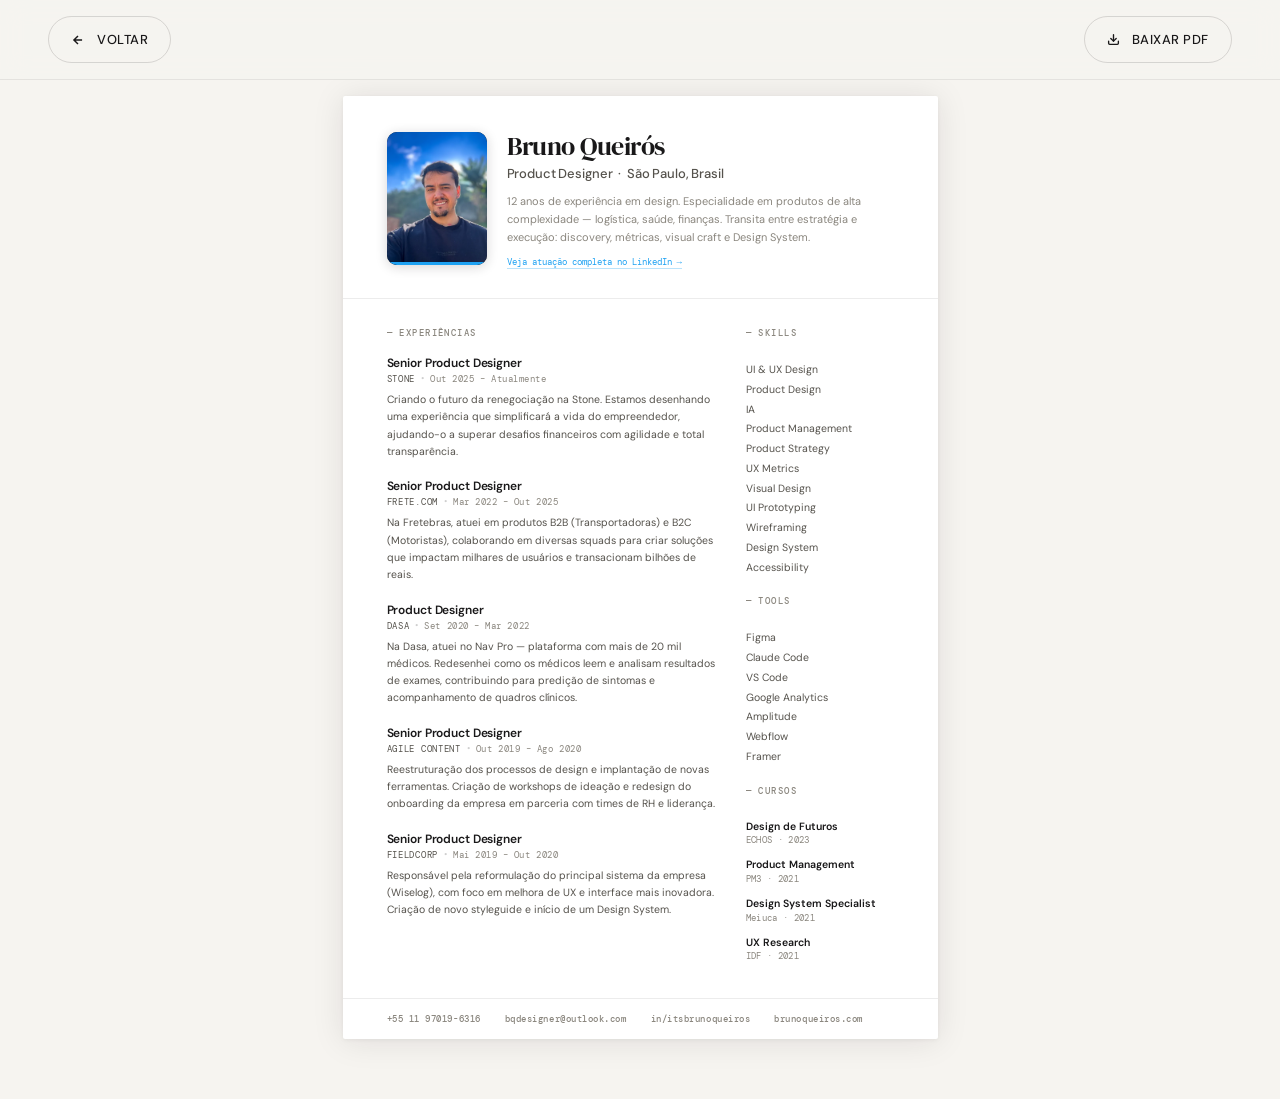
<file: resume.html>
<!DOCTYPE html>
<html lang="pt-BR">
<head>
<meta charset="UTF-8" />
<meta name="viewport" content="width=device-width, initial-scale=1.0" />
<title>Currículo — Bruno Queirós</title>
<link rel="preconnect" href="https://fonts.googleapis.com">
<link rel="preconnect" href="https://fonts.gstatic.com" crossorigin>
<link href="https://fonts.googleapis.com/css2?family=DM+Sans:opsz,wght@9..40,300;9..40,400;9..40,500;9..40,600;9..40,700&family=DM+Mono:wght@400;500&family=DM+Serif+Display:ital@0;1&display=swap" rel="stylesheet">
<style>
  :root {
    --accent: #1DA1F2;
    --bg: #F6F4F0;
    --bg-2: #ECE8E1;
    --bg-3: #E2DCD2;
    --fg: #191819;
    --fg-2: #55524C;
    --fg-3: #8A867E;
    --border: rgba(17,17,16,0.08);
    --border-2: rgba(17,17,16,0.14);
    --font-sans: "DM Sans", system-ui, sans-serif;
    --font-mono: "DM Mono", ui-monospace, monospace;
    --font-serif: "DM Serif Display", Georgia, serif;
  }

  * { box-sizing: border-box; margin: 0; padding: 0; }
  html, body {
    background: var(--bg);
    min-height: 100vh;
    font-family: var(--font-sans);
    -webkit-font-smoothing: antialiased;
  }

  /* ---- TOP BAR ---- */
  .topbar {
    position: fixed;
    top: 0; left: 0; right: 0;
    z-index: 100;
    display: flex;
    align-items: center;
    justify-content: space-between;
    padding: 16px clamp(20px, 5vw, 48px);
    background: color-mix(in oklab, var(--bg) 80%, transparent);
    backdrop-filter: saturate(1.2) blur(14px);
    border-bottom: 1px solid var(--border);
  }
  .topbar-back,
  .download-btn {
    display: inline-flex;
    align-items: center;
    gap: 12px;
    padding: 14px 22px;
    border: 1px solid var(--border-2);
    border-radius: 500px;
    background: transparent;
    color: var(--fg);
    font-family: var(--font-sans);
    font-size: 13px;
    font-weight: 500;
    letter-spacing: .04em;
    text-transform: uppercase;
    text-decoration: none;
    cursor: pointer;
    transition: color .2s, background .2s, border-color .2s;
  }
  .topbar-back:hover,
  .download-btn:hover {
    background: #191819;
    color: #fff;
    border-color: #191819;
  }

  /* ---- PAGE WRAPPER ---- */
  .page-wrapper {
    display: flex;
    justify-content: center;
    padding: 96px 20px 60px;
  }

  /* ---- A4 SHEET ---- */
  .sheet {
    width: 595px;
    background: #fff;
    box-shadow: 0 2px 32px rgba(25,24,25,0.10), 0 1px 4px rgba(25,24,25,0.05);
    border-radius: 2px;
    overflow: hidden;
  }

  /* ---- HEADER ---- */
  .cv-header {
    padding: 36px 44px 28px;
    display: flex;
    align-items: flex-start;
    gap: 20px;
    border-bottom: 1px solid rgba(17,17,16,0.08);
  }
  .cv-photo-card {
    width: 100px;
    aspect-ratio: 3 / 4;
    border-radius: 10px;
    overflow: hidden;
    background: #191819;
    flex-shrink: 0;
    position: relative;
    box-shadow: 0 2px 12px rgba(25,24,25,0.18);
  }
  .cv-photo-card::after {
    content: '';
    position: absolute;
    bottom: 0; left: 0; right: 0;
    height: 3px;
    background: var(--accent);
    z-index: 1;
  }
  .cv-photo {
    width: 100%;
    height: 100%;
    object-fit: cover;
    object-position: center 20%;
    display: block;
  }
  .cv-header-info { flex: 1; }
  .cv-name {
    font-family: var(--font-serif);
    font-size: 26px;
    font-weight: 400;
    color: #191819;
    letter-spacing: -0.02em;
    line-height: 1.1;
    margin-bottom: 4px;
  }
  .cv-role {
    font-size: 13px;
    font-weight: 500;
    color: var(--fg-2);
    letter-spacing: -0.01em;
    margin-bottom: 10px;
  }
  .cv-tagline {
    font-size: 11px;
    font-weight: 400;
    color: var(--fg-3);
    line-height: 1.65;
    max-width: 380px;
  }

  /* ---- MAIN GRID ---- */
  .cv-main {
    display: grid;
    grid-template-columns: 1fr 1px 148px;
    padding: 28px 44px 32px;
    gap: 0;
  }

  /* ---- SECTION LABEL ---- */
  .section-label {
    font-family: var(--font-mono);
    font-size: 9px;
    font-weight: 500;
    letter-spacing: .16em;
    text-transform: uppercase;
    color: var(--fg-3);
    margin-bottom: 16px;
  }

  /* ---- LEFT COLUMN ---- */
  .cv-left { padding-right: 24px; }
  .exp-list { display: flex; flex-direction: column; gap: 18px; }
  .exp-role {
    font-size: 12px;
    font-weight: 600;
    color: #191819;
    letter-spacing: -0.01em;
    margin-bottom: 2px;
  }
  .exp-company-row {
    display: flex;
    align-items: center;
    gap: 5px;
    margin-bottom: 6px;
  }
  .exp-company {
    font-family: var(--font-mono);
    font-size: 9px;
    letter-spacing: .08em;
    text-transform: uppercase;
    color: var(--fg-2);
  }
  .exp-sep { font-family: var(--font-mono); font-size: 9px; color: rgba(17,17,16,0.2); }
  .exp-period {
    font-family: var(--font-mono);
    font-size: 9px;
    letter-spacing: .06em;
    color: var(--fg-3);
  }
  .exp-desc {
    font-size: 10.5px;
    font-weight: 400;
    line-height: 1.65;
    color: var(--fg-2);
  }
  .exp-link {
    display: inline-block;
    margin-top: 5px;
    font-family: var(--font-mono);
    font-size: 9px;
    color: var(--accent);
    text-decoration: none;
    border-bottom: 1px solid color-mix(in srgb, var(--accent) 30%, transparent);
    transition: border-color .2s;
  }
  .exp-link:hover { border-color: var(--accent); }

  /* ---- DIVIDER VERTICAL ---- */
  .cv-divider-v {
    background: rgba(17,17,16,0.08);
    margin: 0 24px;
  }

  /* ---- RIGHT COLUMN ---- */
  .cv-right { display: flex; flex-direction: column; gap: 20px; }
  .right-section { display: flex; flex-direction: column; gap: 7px; }
  .right-list { display: flex; flex-direction: column; gap: 4px; list-style: none; }
  .right-list li {
    font-size: 10.5px;
    font-weight: 400;
    color: var(--fg-2);
    line-height: 1.5;
  }
  .course-item { margin-bottom: 4px; }
  .course-name {
    font-size: 10.5px;
    font-weight: 600;
    color: #191819;
    display: block;
    line-height: 1.4;
  }
  .course-meta {
    font-family: var(--font-mono);
    font-size: 9px;
    color: var(--fg-3);
    letter-spacing: .04em;
    display: block;
  }

  /* ---- FOOTER ---- */
  .cv-footer {
    border-top: 1px solid rgba(17,17,16,0.08);
    padding: 14px 44px;
    display: flex;
    align-items: center;
    gap: 24px;
    flex-wrap: wrap;
  }
  .cv-footer a {
    font-family: var(--font-mono);
    font-size: 9px;
    letter-spacing: .06em;
    font-weight: 500;
    color: var(--fg-3);
    text-decoration: none;
    transition: color .2s;
  }
  .cv-footer a:hover { color: var(--accent); }

  /* ---- PRINT ---- */
  @media print {
    html, body { background: #fff; }
    .topbar { display: none !important; }
    .page-wrapper { padding: 0; }
    .sheet { box-shadow: none; border-radius: 0; width: 100%; }
  }
</style>
</head>
<body>

<div class="topbar">
  <a class="topbar-back" href="index.html">
    <svg width="14" height="14" viewBox="0 0 24 24" fill="none" stroke="currentColor" stroke-width="2.5"><path d="M19 12H5M12 19l-7-7 7-7"/></svg>
    Voltar
  </a>
  <button class="download-btn" onclick="window.print()">
    <svg width="13" height="13" viewBox="0 0 24 24" fill="none" stroke="currentColor" stroke-width="2.5" stroke-linecap="round" stroke-linejoin="round">
      <path d="M21 15v4a2 2 0 0 1-2 2H5a2 2 0 0 1-2-2v-4"/>
      <polyline points="7 10 12 15 17 10"/>
      <line x1="12" y1="15" x2="12" y2="3"/>
    </svg>
    Baixar PDF
  </button>
</div>

<div class="page-wrapper">
  <div class="sheet">

    <!-- HEADER -->
    <div class="cv-header">
      <div class="cv-photo-card">
        <img class="cv-photo" src="assets/img-profile.webp" alt="Bruno Queirós" width="500" height="667" />
      </div>
      <div class="cv-header-info">
        <div class="cv-name">Bruno Queirós</div>
        <div class="cv-role">Product Designer &nbsp;·&nbsp; São Paulo, Brasil</div>
        <div class="cv-tagline">12 anos de experiência em design. Especialidade em produtos de alta complexidade — logística, saúde, finanças. Transita entre estratégia e execução: discovery, métricas, visual craft e Design System.</div>
        <a class="exp-link" href="https://linkedin.com/in/itsbrunoqueiros" target="_blank" rel="noopener" style="margin-top:10px;">Veja atuação completa no LinkedIn →</a>
      </div>
    </div>

    <!-- MAIN -->
    <div class="cv-main">

      <!-- LEFT -->
      <div class="cv-left">
        <div class="section-label">— Experiências</div>
        <div class="exp-list">

          <div class="exp-item">
            <div class="exp-role">Senior Product Designer</div>
            <div class="exp-company-row">
              <span class="exp-company">Stone</span>
              <span class="exp-sep">•</span>
              <span class="exp-period">Out 2025 – Atualmente</span>
            </div>
            <p class="exp-desc">Criando o futuro da renegociação na Stone. Estamos desenhando uma experiência que simplificará a vida do empreendedor, ajudando-o a superar desafios financeiros com agilidade e total transparência.</p>
          </div>

          <div class="exp-item">
            <div class="exp-role">Senior Product Designer</div>
            <div class="exp-company-row">
              <span class="exp-company">Frete.com</span>
              <span class="exp-sep">•</span>
              <span class="exp-period">Mar 2022 – Out 2025</span>
            </div>
            <p class="exp-desc">Na Fretebras, atuei em produtos B2B (Transportadoras) e B2C (Motoristas), colaborando em diversas squads para criar soluções que impactam milhares de usuários e transacionam bilhões de reais.</p>
          </div>

          <div class="exp-item">
            <div class="exp-role">Product Designer</div>
            <div class="exp-company-row">
              <span class="exp-company">Dasa</span>
              <span class="exp-sep">•</span>
              <span class="exp-period">Set 2020 – Mar 2022</span>
            </div>
            <p class="exp-desc">Na Dasa, atuei no Nav Pro — plataforma com mais de 20 mil médicos. Redesenhei como os médicos leem e analisam resultados de exames, contribuindo para predição de sintomas e acompanhamento de quadros clínicos.</p>
          </div>

          <div class="exp-item">
            <div class="exp-role">Senior Product Designer</div>
            <div class="exp-company-row">
              <span class="exp-company">Agile Content</span>
              <span class="exp-sep">•</span>
              <span class="exp-period">Out 2019 – Ago 2020</span>
            </div>
            <p class="exp-desc">Reestruturação dos processos de design e implantação de novas ferramentas. Criação de workshops de ideação e redesign do onboarding da empresa em parceria com times de RH e liderança.</p>
          </div>

          <div class="exp-item">
            <div class="exp-role">Senior Product Designer</div>
            <div class="exp-company-row">
              <span class="exp-company">Fieldcorp</span>
              <span class="exp-sep">•</span>
              <span class="exp-period">Mai 2019 – Out 2020</span>
            </div>
            <p class="exp-desc">Responsável pela reformulação do principal sistema da empresa (Wiselog), com foco em melhora de UX e interface mais inovadora. Criação de novo styleguide e início de um Design System.</p>
          </div>

        </div>
      </div>

      <!-- DIVIDER VERTICAL -->
      <div class="cv-divider-v"></div>

      <!-- RIGHT -->
      <div class="cv-right">

        <div class="right-section">
          <div class="section-label">— Skills</div>
          <ul class="right-list">
            <li>UI &amp; UX Design</li>
            <li>Product Design</li>
            <li>IA</li>
            <li>Product Management</li>
            <li>Product Strategy</li>
            <li>UX Metrics</li>
            <li>Visual Design</li>
            <li>UI Prototyping</li>
            <li>Wireframing</li>
            <li>Design System</li>
            <li>Accessibility</li>
          </ul>
        </div>

        <div class="right-section">
          <div class="section-label">— Tools</div>
          <ul class="right-list">
            <li>Figma</li>
            <li>Claude Code</li>
            <li>VS Code</li>
            <li>Google Analytics</li>
            <li>Amplitude</li>
            <li>Webflow</li>
            <li>Framer</li>
          </ul>
        </div>

        <div class="right-section">
          <div class="section-label">— Cursos</div>
          <div style="display:flex;flex-direction:column;gap:8px;">
            <div class="course-item">
              <span class="course-name">Design de Futuros</span>
              <span class="course-meta">ECHOS · 2023</span>
            </div>
            <div class="course-item">
              <span class="course-name">Product Management</span>
              <span class="course-meta">PM3 · 2021</span>
            </div>
            <div class="course-item">
              <span class="course-name">Design System Specialist</span>
              <span class="course-meta">Meiuca · 2021</span>
            </div>
            <div class="course-item">
              <span class="course-name">UX Research</span>
              <span class="course-meta">IDF · 2021</span>
            </div>
          </div>
        </div>

      </div>
    </div>

    <!-- FOOTER -->
    <div class="cv-footer">
      <a href="tel:+5511970196316">+55 11 97019-6316</a>
      <a href="mailto:bqdesigner@outlook.com">bqdesigner@outlook.com</a>
      <a href="https://linkedin.com/in/itsbrunoqueiros" target="_blank" rel="noopener">in/itsbrunoqueiros</a>
      <a href="https://brunoqueiros.com" target="_blank" rel="noopener">brunoqueiros.com</a>
    </div>

  </div>
</div>

</body>
</html>
</file>
<file: css/core.css>
/* ===== RESET & VARIABLES ===== */
*, *::before, *::after { box-sizing: border-box; margin: 0; padding: 0; }

:root {
  --color-dark: #111111;
  --color-deep: #191819;
  --color-mid: #6C757D;
  --color-low: #E9ECEF;
  --color-light: #FFFFFF;
  --color-muted: #ADB5BD;
  --color-accent: #1DA1F2;
  --color-hover: #F7F7F7;
  --color-fixed-dark: #191819;
  --color-fixed-light: #FFFFFF;
  --font: 'DM Sans', system-ui, sans-serif;
  --font-mono: 'DM Mono', ui-monospace, monospace;
}

[data-theme="dark"] {
  --color-dark: #F0F0F0;
  --color-deep: #E8E8E8;
  --color-mid: #9CA3AF;
  --color-low: #2A2A2A;
  --color-light: #191819;
  --color-muted: #6B7280;
  --color-accent: #1DA1F2;
  --color-hover: #2A2A2A;
}

::selection {
  background: var(--color-fixed-dark);
  color: var(--color-fixed-light);
}

[data-theme="dark"] ::selection {
  background: var(--color-deep);
  color: var(--color-fixed-dark);
}

::-moz-selection {
  background: var(--color-fixed-dark);
  color: var(--color-fixed-light);
}

[data-theme="dark"] ::-moz-selection {
  background: var(--color-deep);
  color: var(--color-fixed-dark);
}

html {
  scroll-behavior: smooth;
  color-scheme: light;
}

[data-theme="dark"] {
  color-scheme: dark;
}

body {
  font-family: var(--font);
  background: var(--color-light);
  color: var(--color-deep);
  -webkit-font-smoothing: antialiased;
  -moz-osx-font-smoothing: grayscale;
  overflow-x: hidden;
}

a {
  color: inherit;
  text-decoration: none;
}

.sr-only {
  position: absolute;
  width: 1px;
  height: 1px;
  padding: 0;
  margin: -1px;
  overflow: hidden;
  clip: rect(0, 0, 0, 0);
  white-space: nowrap;
  border: 0;
}

/* ===== HEADER ===== */
.header {
  position: fixed;
  top: 0;
  left: 0;
  right: 0;
  z-index: 100;
  display: flex;
  align-items: center;
  justify-content: flex-end;
  padding: 36px 48px;
  pointer-events: none;
  transition: background-color 0.3s, backdrop-filter 0.3s, border-color 0.3s;
}

.header .menu-trigger {
  pointer-events: auto;
}

.header--scrolled {
  border-bottom-color: transparent;
}

.logo {
  display: flex;
  align-items: center;
  width: 45px;
  height: 48px;
  position: absolute;
  top: 36px;
  left: 48px;
  z-index: 100;
  cursor: pointer;
  transition: opacity 0.3s, transform 0.3s;
}

body:has(.mobile-overlay--open) .logo {
  position: fixed;
}

.logo svg {
  position: absolute;
}

.logo-b {
  width: 8.5px;
  height: 12px;
  top: 0;
  left: 0;
}

.logo-q {
  width: 12.6px;
  height: 12.5px;
  bottom: 0;
  right: 0;
}

.logo-slash {
  width: 1.6px;
  height: 26px;
  top: 50%;
  left: 50%;
  transform: translate(-50%, -50%) rotate(44.92deg);
}

.nav-item-wrapper {
  display: flex;
  align-items: center;
  gap: 12px;
}

.nav-tag {
  display: flex;
  padding: 4px;
  justify-content: center;
  align-items: center;
  gap: 10px;
  border-radius: 4px;
  background: var(--color-accent);
  font-size: 10px;
  font-weight: 500;
  color: var(--color-fixed-light);
  text-transform: uppercase;
  letter-spacing: 0.5px;
  line-height: 1;
}

/* ===== MENU TRIGGER (+ button) ===== */
.menu-trigger {
  display: flex;
  align-items: center;
  justify-content: center;
  width: auto;
  height: auto;
  padding: 16px;
  background: var(--color-light);
  border: 1px solid var(--color-low);
  border-radius: 500px;
  cursor: pointer;
  color: var(--color-deep);
  z-index: 200;
  transition: background 0.3s, box-shadow 0.3s, border-color 0.3s;
}

.menu-trigger:hover {
  border-color: var(--color-dark);
}

.menu-trigger-icon line {
  transition: transform 0.35s ease;
  transform-box: view-box;
  transform-origin: center;
}

/* Aberto: os 2 traços convergem pro centro e cruzam, formando um X (close). */
.menu-trigger.hamburger--open .menu-trigger-icon line:nth-child(1) {
  transform: rotate(45deg) translateY(3.5px);
}

.menu-trigger.hamburger--open .menu-trigger-icon line:nth-child(2) {
  transform: rotate(-45deg) translateY(-3.5px);
}

/* ===== MENU OVERLAY (full viewport on all sizes) ===== */
.mobile-overlay {
  display: flex;
  position: fixed;
  top: 0;
  left: 0;
  right: 0;
  bottom: 0;
  width: 100vw;
  height: 100vh;
  height: 100dvh;
  z-index: 99;
  background: var(--color-light);
  flex-direction: column;
  align-items: flex-start;
  justify-content: flex-start;
  opacity: 0;
  pointer-events: none;
  transition: opacity 0.3s;
  padding: 48px;
  word-break: break-word;
}

.mobile-overlay--open {
  opacity: 1;
  pointer-events: auto;
  overscroll-behavior: contain;
}

.menu-overlay-links {
  margin-top: 96px;
  display: flex;
  flex-direction: column;
  gap: 16px;
  width: 100%;
}

.menu-overlay-links a {
  font-size: clamp(32px, 9vw, 56px);
  font-weight: 600;
  letter-spacing: -0.03em;
  line-height: 1;
  color: var(--color-dark);
  transition: color 0.2s;
}

.menu-overlay-links a:hover {
  color: var(--color-mid);
}

.menu-overlay-links .nav-item-wrapper {
  display: inline-flex;
  gap: 16px;
  align-items: center;
  color: var(--color-muted);
  font-size: clamp(32px, 9vw, 56px);
  font-weight: 600;
  letter-spacing: -0.03em;
  line-height: 1;
}

.menu-overlay-email {
  margin-top: auto;
  padding-top: 24px;
  border-top: 1px solid var(--color-low);
  font-size: 14px;
  color: var(--color-mid);
  width: 100%;
}

.menu-overlay-email a {
  color: var(--color-dark);
  border-bottom: 1px solid var(--color-low);
  transition: color 0.2s;
}

.menu-overlay-email a:hover {
  color: var(--color-mid);
}

/* ===== LANG / THEME CONTROLS (inside overlay) ===== */
.menu-overlay-controls {
  display: flex;
  align-items: center;
  gap: 8px;
  margin-top: 32px;
  background: transparent;
  border: 1px solid var(--color-low);
  border-radius: 500px;
  padding: 8px;
}

.header-controls button {
  border: none;
  background: transparent;
  padding: 8px 16px;
  border-radius: 500px;
  cursor: pointer;
  display: flex;
  align-items: center;
  justify-content: center;
  transition: background 0.2s;
}

.header-controls button:hover,
.header-controls button.active {
  background: var(--color-hover);
}

.header-controls-divider {
  color: var(--color-muted);
  font-size: 24px;
  line-height: 1;
}

/* ===== FOOTER CTA ===== */
.footer-cta-top {
  display: flex;
  align-items: center;
  justify-content: space-between;
  width: 100%;
  gap: 48px;
}


.footer-links {
  display: flex;
  align-items: center;
  gap: 24px;
  font-size: 20px;
  text-transform: uppercase;
  flex-shrink: 0;
}

.footer-links a {
  color: var(--color-dark);
  transition: color 0.2s;
}

.footer-links a:hover {
  color: var(--color-accent);
}

.footer-links-dot {
  color: var(--color-mid);
  font-size: 24px;
}

/* ===== SCROLL INDICATOR (used by index + manda-freelas) ===== */
.scroll-indicator {
  position: absolute;
  left: 101px;
  bottom: 32px;
  display: flex;
  flex-direction: column;
  align-items: flex-start;
  gap: 10px;
  font-family: var(--font);
  font-size: 11px;
  letter-spacing: 0.14em;
  text-transform: uppercase;
  color: var(--color-muted);
  opacity: 0;
  transition: opacity 0.8s ease;
  cursor: pointer;
  background: none;
  border: none;
  padding: 0;
}

.scroll-indicator--visible {
  opacity: 1;
}

.scroll-hint-label {
  font-family: var(--font);
}

.scroll-hint-chevrons {
  display: flex;
  flex-direction: column;
  gap: 2px;
}

.scroll-hint-chevrons svg:nth-child(1) { opacity: 1; animation: chev 1.8s infinite; }
.scroll-hint-chevrons svg:nth-child(2) { opacity: 0.55; animation: chev 1.8s infinite 0.2s; }
.scroll-hint-chevrons svg:nth-child(3) { opacity: 0.2; animation: chev 1.8s infinite 0.4s; }

@keyframes chev {
  0%, 100% { transform: translateY(0); }
  50% { transform: translateY(3px); }
}

/* ===== CASE SECTION TYPOGRAPHY (used by index about-me + case pages) ===== */
.case-section-title {
  font-size: 40px;
  font-weight: 500;
  line-height: 1;
  color: var(--color-dark);
  margin-bottom: 24px;
  text-wrap: balance;
}

.case-section-text {
  font-size: 24px;
  font-weight: 300;
  line-height: 1.5;
  color: var(--color-mid);
  max-width: 888px;
}

.case-section-text p + p {
  margin-top: 24px;
}

/* ===== CASE FOOTER WRAPPER (used by all pages) ===== */
.case-footer {
  display: flex;
  flex-direction: column;
  align-items: flex-start;
  width: 100%;
  padding: 64px 16px 48px;
}

/* ===== BACK TO TOP (circular) ===== */
.back-to-top {
  display: inline-flex;
  align-items: center;
  justify-content: center;
  width: 64px;
  height: 64px;
  border: 1px solid var(--color-low);
  border-radius: 500px;
  color: var(--color-dark);
  background: var(--color-light);
  transition: color 0.2s, background 0.2s, border-color 0.2s;
  cursor: pointer;
  flex-shrink: 0;
}

.back-to-top:hover {
  background: var(--color-fixed-dark);
  border-color: var(--color-fixed-dark);
}

.back-to-top:hover svg path {
  stroke: var(--color-fixed-light);
}

.back-to-top svg {
  transform: rotate(-90deg);
}

.back-to-top svg path {
  stroke: var(--color-dark);
  transition: stroke 0.2s;
}

/* ===== FOOTER GRID ===== */
.footer-grid {
  display: grid;
  grid-template-columns: 2fr 1fr 1fr;
  gap: 32px;
  width: 100%;
  margin-top: 48px;
  padding-top: 40px;
  padding-bottom: 40px;
  border-top: 1px solid var(--color-low);
  border-bottom: 1px solid var(--color-low);
}

.footer-col h4 {
  font-size: 11px;
  font-weight: 500;
  color: var(--color-mid);
  text-transform: uppercase;
  letter-spacing: 0.14em;
  margin: 0 0 16px;
}

.footer-col ul {
  list-style: none;
  padding: 0;
  margin: 0 0 0 -16px;
  display: flex;
  flex-direction: column;
  gap: 4px;
}

.footer-col a {
  color: var(--color-dark);
  font-size: 16px;
  text-transform: uppercase;
  padding: 8px 16px;
  border-radius: 500px;
  display: inline-flex;
  align-items: center;
  gap: 6px;
  transition: color 0.2s;
  white-space: nowrap;
  width: fit-content;
  position: relative;
}

.footer-col a::after {
  content: '';
  position: absolute;
  bottom: 2px;
  left: 16px;
  right: 16px;
  height: 2px;
  background: var(--color-accent);
  transform: scaleX(0);
  transform-origin: right;
  transition: transform 0.4s ease;
}

.footer-col a:hover::after,
.footer-col a:active::after {
  transform: scaleX(1);
  transform-origin: left;
}

.footer-col p {
  margin: 0 0 0 -16px;
  color: var(--color-dark);
  font-size: 16px;
  text-transform: uppercase;
  padding: 8px 16px;
  line-height: 1.5;
}

.footer-col-disabled {
  color: var(--color-dark);
  font-size: 16px;
  text-transform: uppercase;
  padding: 8px 16px;
  opacity: 0.5;
  display: inline-block;
}

/* ===== LOGO MARQUEE ===== */
.logo-marquee {
  margin-top: 160px;
  margin-bottom: 160px;
  overflow: hidden;
  width: 100%;
  position: relative;
  -webkit-user-select: none;
  user-select: none;
}

.logo-marquee-track {
  display: flex;
  align-items: center;
  gap: 48px;
  width: max-content;
  will-change: transform;
}

.logo-marquee-track img {
  height: 32px;
  width: auto;
  display: block;
  flex-shrink: 0;
  opacity: 0.45;
  transition: opacity 0.3s ease;
}

.logo-marquee:hover .logo-marquee-track img {
  opacity: 0.7;
}

/* ===== FOOTER BIG NAME ===== */
.footer-bigname {
  width: 100%;
  display: flex;
  align-items: center;
  justify-content: center;
  padding: 64px 0;
  font-family: var(--font);
  font-weight: 500;
  font-size: 100px;
  line-height: 1;
  letter-spacing: -0.05em;
  text-transform: uppercase;
  color: var(--color-dark);
  white-space: nowrap;
  overflow: hidden;
}

.footer-bigname-slash {
  color: var(--color-accent);
}

/* ===== FOOTER CREDIT ===== */
.footer-credit {
  position: relative;
  display: flex;
  align-items: center;
  justify-content: center;
  width: 100%;
  height: 160px;
  padding: 32px 24px;
}

.footer-credit .back-to-top {
  position: absolute;
  top: -32px;
  left: 50%;
  transform: translateX(-50%);
}

.footer-credit-text {
  font-size: 12px;
  font-weight: 400;
  color: var(--color-fixed-dark);
  text-align: center;
}

.footer-credit-text .fc-word {
  display: inline;
  opacity: 0;
  transition: opacity 0.12s ease;
}

.footer-credit-text .fc-word.visible {
  opacity: 1;
}

.footer-credit-cursor {
  display: none;
  width: 2px;
  height: 1em;
  background: var(--color-fixed-dark);
  margin-left: 2px;
  vertical-align: text-bottom;
  animation: blink-caret 0.7s step-end infinite;
}

/* ===== RESPONSIVE: TABLET ===== */
@media (max-width: 1200px) {
  .case-footer {
    padding: 64px 16px;
  }
}

/* ===== RESPONSIVE: MOBILE ===== */
@media (max-width: 767px) {
  .header {
    padding: 24px;
    gap: 0;
  }

  .logo {
    top: 24px;
    left: 24px;
  }

  .mobile-overlay {
    padding: 24px 24px 40px;
  }

  .footer-cta-top {
    flex-direction: column;
    align-items: center;
    gap: 32px;
  }

  .footer-grid {
    grid-template-columns: 1fr;
    gap: 24px;
  }

  .case-footer {
    padding: 80px 16px 48px;
  }

  .scroll-indicator {
    left: 24px;
    bottom: 40px;
  }

  .case-section-title {
    font-size: 28px;
  }

  .case-section-text {
    font-size: 18px;
  }
}

/* ===== DARK MODE OVERRIDES ===== */
[data-theme="dark"] .logo-b path,
[data-theme="dark"] .logo-slash rect,
[data-theme="dark"] .logo-q path {
  fill: var(--color-deep);
}

[data-theme="dark"] .menu-trigger {
  background: var(--color-fixed-dark);
  color: var(--color-deep);
}

[data-theme="dark"] .mobile-overlay {
  background: var(--color-fixed-dark);
}


[data-theme="dark"] .about-me-btn {
  border-color: var(--color-low);
  color: var(--color-deep);
}

[data-theme="dark"] .about-me-btn:hover {
  background: var(--color-deep);
  color: var(--color-fixed-dark);
  border-color: var(--color-deep);
}

[data-theme="dark"] .about-me-btn:hover .back-to-top-icon svg path {
  stroke: var(--color-fixed-dark);
}

[data-theme="dark"] .case-footer {
  background: transparent;
}

[data-theme="dark"] .case-hero-visual {
  background: var(--color-hover) !important;
}

[data-theme="dark"] .next-case-right.next-case-right--dark {
  background: var(--color-hover) !important;
}

[data-theme="dark"] .next-case-title {
  color: var(--color-dark);
}

[data-theme="dark"] .next-case {
  border-color: var(--color-low);
}

[data-theme="dark"] .next-case-arrow {
  border-color: var(--color-low);
}

[data-theme="dark"] .next-case-arrow svg path {
  stroke: var(--color-low);
}

[data-theme="dark"] .next-case:hover .next-case-arrow {
  background: var(--color-deep);
}

[data-theme="dark"] .next-case:hover .next-case-arrow svg path {
  stroke: var(--color-fixed-dark);
}

[data-theme="dark"] .back-to-top:hover {
  background: var(--color-deep);
  color: var(--color-fixed-dark);
  border-color: var(--color-deep);
}

[data-theme="dark"] .header-controls button:hover,
[data-theme="dark"] .header-controls button.active {
  background: var(--color-hover);
}

[data-theme="dark"] .back-to-top:hover svg path {
  stroke: var(--color-fixed-dark);
}

[data-theme="dark"] .back-to-top {
  background: transparent;
}


[data-theme="dark"] .footer-credit-text {
  color: var(--color-fixed-light);
}

[data-theme="dark"] .footer-credit-cursor {
  background: var(--color-fixed-light);
}

[data-theme="dark"] .marquee-track img {
  filter: invert(1) brightness(2);
}


/* ===== FOCUS VISIBLE ===== */
a:focus-visible,
button:focus-visible {
  outline: 2px solid var(--color-accent);
  outline-offset: 4px;
  border-radius: 4px;
}

.nav a:focus-visible {
  outline: 2px solid var(--color-accent);
  outline-offset: 2px;
  border-radius: 500px;
}

.back-to-top:focus-visible {
  outline: 2px solid var(--color-accent);
  outline-offset: 4px;
}

/* ===== SKIP LINK ===== */
.skip-link {
  position: absolute;
  top: -100%;
  left: 16px;
  z-index: 200;
  padding: 12px 24px;
  background: var(--color-deep);
  color: var(--color-light);
  font-size: 14px;
  font-weight: 500;
  border-radius: 0 0 8px 8px;
  text-decoration: none;
  transition: top 0.2s;
}

.skip-link:focus {
  top: 0;
}

/* ===== PREFERS REDUCED MOTION ===== */
@media (prefers-reduced-motion: reduce) {
  *, *::before, *::after {
    animation-duration: 0.01ms !important;
    animation-iteration-count: 1 !important;
    transition-duration: 0.01ms !important;
    scroll-behavior: auto !important;
  }

  html {
    scroll-behavior: auto;
  }

  .typewriter-line .word {
    opacity: 1 !important;
  }

  .typewriter-cursor {
    animation: none;
  }

  .footer-credit-cursor {
    animation: none;
  }

  .footer-credit-text .fc-word {
    opacity: 1 !important;
  }

  .scroll-indicator {
    opacity: 1;
  }

}

@media (max-width: 768px) {
  .logo-marquee {
    margin-top: 100px;
    margin-bottom: 100px;
  }

  .logo-marquee-track {
    gap: 36px;
  }

  .logo-marquee-track img {
    height: 24px;
  }
}

/* ===== VIDRO FOSCO FIXO (rodapé da viewport) =====
   Faixa fixa no fundo da viewport que borra o conteúdo rolando por baixo.
   Progressive blur: camadas com blur crescente (1px no topo -> 7px na base),
   cada uma visível só numa banda horizontal (máscara). O empilhamento das bandas
   com bordas suaves gera o degradê: quase nítido em cima, forte embaixo.
   pointer-events:none pra não bloquear cliques (footer fica sob ela). */
.viewport-blur {
  position: fixed;
  left: 0;
  right: 0;
  bottom: 0;
  height: 48px;
  z-index: 200;
  pointer-events: none;
}

.viewport-blur > div {
  position: absolute;
  inset: 0;
}

.viewport-blur > div:nth-child(1) {
  backdrop-filter: blur(1px);
  -webkit-backdrop-filter: blur(1px);
  -webkit-mask-image: linear-gradient(to bottom, #000 0%, #000 16.66%, transparent 22.66%);
  mask-image: linear-gradient(to bottom, #000 0%, #000 16.66%, transparent 22.66%);
}
.viewport-blur > div:nth-child(2) {
  backdrop-filter: blur(2px);
  -webkit-backdrop-filter: blur(2px);
  -webkit-mask-image: linear-gradient(to bottom, transparent 10.66%, #000 16.66%, #000 33.33%, transparent 39.33%);
  mask-image: linear-gradient(to bottom, transparent 10.66%, #000 16.66%, #000 33.33%, transparent 39.33%);
}
.viewport-blur > div:nth-child(3) {
  backdrop-filter: blur(3px);
  -webkit-backdrop-filter: blur(3px);
  -webkit-mask-image: linear-gradient(to bottom, transparent 27.33%, #000 33.33%, #000 50%, transparent 56%);
  mask-image: linear-gradient(to bottom, transparent 27.33%, #000 33.33%, #000 50%, transparent 56%);
}
.viewport-blur > div:nth-child(4) {
  backdrop-filter: blur(4px);
  -webkit-backdrop-filter: blur(4px);
  -webkit-mask-image: linear-gradient(to bottom, transparent 44%, #000 50%, #000 66.66%, transparent 72.66%);
  mask-image: linear-gradient(to bottom, transparent 44%, #000 50%, #000 66.66%, transparent 72.66%);
}
.viewport-blur > div:nth-child(5) {
  backdrop-filter: blur(5px);
  -webkit-backdrop-filter: blur(5px);
  -webkit-mask-image: linear-gradient(to bottom, transparent 60.66%, #000 66.66%, #000 83.33%, transparent 89.33%);
  mask-image: linear-gradient(to bottom, transparent 60.66%, #000 66.66%, #000 83.33%, transparent 89.33%);
}
.viewport-blur > div:nth-child(6) {
  backdrop-filter: blur(7px);
  -webkit-backdrop-filter: blur(7px);
  -webkit-mask-image: linear-gradient(to bottom, transparent 77.33%, #000 83.33%, #000 100%);
  mask-image: linear-gradient(to bottom, transparent 77.33%, #000 83.33%, #000 100%);
}

/* ===== REVEAL ON SCROLL/LOAD (index + cases) =====
   Conteúdo surge com fade + translateY (de baixo pra cima). Reversível: ao sair
   da viewport (scroll contrário) volta ao estado oculto e some. Gated por
   .js-reveal (setado no <head> de cada página) pra não dar flash e degradar sem
   JS / com prefers-reduced-motion. .reveal-in (via reveal.js) revela.
   NÃO inclui .stack-layer (index): transform nelas quebraria o position:sticky. */
.js-reveal .hero-title,
.js-reveal .hero-sub,
.js-reveal .section-label,
.js-reveal .logo-marquee,
.js-reveal .about-me-left > *,
.js-reveal .experience-list > *,
.js-reveal .case-header-section,
.js-reveal .case-hero-visual,
.js-reveal .case-meta-item,
.js-reveal .case-section,
.js-reveal .case-img-full,
.js-reveal .next-case,
.js-reveal .footer-col,
.js-reveal .footer-bigname,
.js-reveal .footer-credit {
  opacity: 0;
  transform: translateY(28px);
  transition: opacity 1.8s cubic-bezier(0.22, 1, 0.36, 1),
              transform 1.8s cubic-bezier(0.22, 1, 0.36, 1);
  will-change: opacity, transform;
}

.js-reveal .reveal-in {
  opacity: 1 !important;
  transform: none !important;
}
</file>
<file: presentation/styles.css>
/* ═══ Tokens locais — apenas dot pattern desta página ══════════════ */
:root {
  --dot-glow: #9CA3AF;
  --dot-base: #D0D0D0;
}
[data-theme="dark"] {
  --dot-glow: #6C757D;
  --dot-base: #2A2A2A;
}

[hidden] { display: none !important; }

/* ═══ Fullscreen lock (presentation-specific) ══════════════════════ */
html, body {
  width: 100vw;
  height: 100vh;
  max-width: 100vw;
  max-height: 100vh;
  overflow: hidden;
  line-height: 1.5;
}

/* ═══ Dot pattern background ══════════════════════════════════════ */
body::before {
  content: '';
  position: fixed;
  inset: 0;
  z-index: 0;
  pointer-events: none;
  background-image: radial-gradient(circle, var(--dot-base) 1.2px, transparent 1.2px);
  background-size: 24px 24px;
  opacity: 0.55;
}

/* ═══ Deck stage ══════════════════════════════════════════════════ */
.deck {
  position: relative;
  width: 100vw;
  height: 100vh;
  overflow: hidden;
  z-index: 1;
}

.slide {
  position: absolute;
  inset: 0;
  width: 100vw;
  height: 100vh;
  padding: clamp(48px, 7vh, 80px) clamp(48px, 8vw, 101px);
  display: flex;
  flex-direction: column;
  justify-content: center;
  opacity: 0;
  transform: translateX(40px);
  pointer-events: none;
  transition: opacity 0.5s cubic-bezier(0.16, 1, 0.3, 1),
              transform 0.5s cubic-bezier(0.16, 1, 0.3, 1);
  overflow: hidden;
}

.slide.is-active {
  opacity: 1;
  transform: translateX(0);
  pointer-events: auto;
  z-index: 2;
}
.slide.is-prev {
  opacity: 0;
  transform: translateX(-40px);
  z-index: 1;
}

/* ═══ Section label (top) — igual portfolio ═════════════════════════ */
.section-label {
  display: flex;
  align-items: baseline;
  justify-content: space-between;
  padding-bottom: 24px;
  margin-bottom: clamp(24px, 4vh, 48px);
  border-bottom: 1px solid var(--color-low);
  font-size: 12px;
  color: var(--color-mid);
  text-transform: uppercase;
  letter-spacing: 0.12em;
  flex-shrink: 0;
}

.section-label .sl-title {
  font-size: 14px;
  font-weight: 500;
  color: var(--color-deep);
  text-transform: none;
  letter-spacing: -0.01em;
}

/* Hide trailing time span — title now sits right via space-between */
.section-label > span:last-child { display: none; }

/* ═══ Hero text — typewriter style do portfolio ═════════════════════ */
.hero-text {
  font-size: clamp(28px, 3.6vw, 48px);
  font-weight: 500;
  line-height: 1.1;
  letter-spacing: -0.02em;
  text-wrap: balance;
  max-width: 1200px;
}
.hero-text .muted      { color: var(--color-mid); }
.hero-text .muted-deep { color: color-mix(in srgb, var(--color-mid) 70%, #000); }

.hero-accent {
  background-image: linear-gradient(90deg, var(--color-accent), color-mix(in srgb, var(--color-accent) 55%, #000));
  -webkit-background-clip: text;
  background-clip: text;
  color: transparent;
  position: relative;
}
.hero-accent::after {
  content: "";
  position: absolute;
  left: 0; right: 0;
  bottom: -4px;
  height: 1.5px;
  background: linear-gradient(90deg, var(--color-accent), color-mix(in srgb, var(--color-accent) 55%, #000));
  border-radius: 1px;
}

/* ═══ Cover ═══════════════════════════════════════════════════════ */
.slide-cover {
  align-items: flex-start;
  justify-content: center;
}
.cover-eyebrow {
  font-size: 12px;
  text-transform: uppercase;
  letter-spacing: 0.14em;
  color: var(--color-mid);
  margin-bottom: 32px;
}
.cover-meta {
  display: inline-flex;
  align-items: center;
  gap: 16px;
  margin-top: 48px;
  padding: 16px 24px;
  border: 1px solid var(--color-low);
  border-radius: 500px;
  font-size: 14px;
  color: var(--color-mid);
}
.cover-meta strong { color: var(--color-deep); font-weight: 500; }
.cover-meta .dot { color: var(--color-muted); }

/* ═══ Slide head (h2 + sub) ═══════════════════════════════════════ */
.slide-head {
  margin-bottom: clamp(20px, 3vh, 36px);
  flex-shrink: 0;
}
.slide-head h2 {
  font-size: clamp(28px, 4vw, 48px);
  font-weight: 500;
  line-height: 1.1;
  letter-spacing: -0.02em;
  color: var(--color-dark);
  text-wrap: balance;
}
.slide-head .case-section-text {
  font-size: clamp(16px, 1.4vw, 20px);
  font-weight: 300;
  line-height: 1.5;
  color: var(--color-mid);
  margin-top: 16px;
  max-width: 888px;
}

/* ═══ Cards ═══════════════════════════════════════════════════════ */
.card {
  border: 1px solid var(--color-low);
  border-radius: 16px;
  padding: clamp(20px, 2.4vh, 32px);
  background: transparent;
  position: relative;
  min-width: 0;
  transition: border-color 0.3s ease, transform 0.3s ease;
}
.card:hover {
  border-color: var(--color-mid);
  transform: translateY(-2px);
}

.card-title {
  font-size: 14px;
  font-weight: 500;
  text-transform: uppercase;
  letter-spacing: 0.1em;
  color: var(--color-mid);
  margin-bottom: 16px;
}

.card-foot {
  margin-top: 16px;
  font-size: 14px;
  color: var(--color-mid);
  line-height: 1.5;
}

/* ═══ Layout grids ════════════════════════════════════════════════ */
.two-col,
.grid-3,
.grid-4,
.workflow-grid,
.fail-grid {
  display: grid;
  gap: clamp(16px, 2vh, 28px);
  flex: 1;
  align-content: center;
  min-height: 0;
}
.two-col       { grid-template-columns: 1fr 1fr; }
.grid-3        { grid-template-columns: repeat(3, 1fr); }
.grid-4        { grid-template-columns: repeat(2, 1fr); }
.workflow-grid { grid-template-columns: 1fr 1fr; }
.fail-grid     { grid-template-columns: repeat(2, 1fr); }
.workflow-grid .span-2 { grid-column: 1 / -1; }

/* ═══ Bullets ═════════════════════════════════════════════════════ */
.bullets {
  list-style: none;
  display: flex;
  flex-direction: column;
  gap: 8px;
}
.bullets li {
  font-size: clamp(14px, 1vw, 16px);
  color: var(--color-deep);
  padding-left: 20px;
  position: relative;
  line-height: 1.5;
  font-weight: 400;
}
.bullets li::before {
  content: '—';
  position: absolute;
  left: 0;
  color: var(--color-mid);
}
.bullets li strong {
  color: var(--color-dark);
  font-weight: 500;
}

/* ═══ Pills / badges ══════════════════════════════════════════════ */
.badges {
  display: flex;
  flex-wrap: wrap;
  gap: 8px;
}
.badge {
  padding: 7px 14px;
  border-radius: 500px;
  border: 1px solid var(--color-low);
  font-size: 13px;
  font-weight: 500;
  color: var(--color-mid);
  transition: color 0.2s, border-color 0.2s;
}
.badge:hover {
  color: var(--color-deep);
  border-color: var(--color-mid);
}

/* ═══ Big number cards ════════════════════════════════════════════ */
.num-card {
  display: flex;
  flex-direction: column;
}
.num-card .num {
  font-size: clamp(48px, 5vw, 72px);
  font-weight: 500;
  line-height: 1;
  letter-spacing: -0.04em;
  color: var(--color-mid);
  margin-bottom: 20px;
}
.num-card h3.card-title {
  text-transform: none;
  letter-spacing: -0.01em;
  font-size: clamp(18px, 1.6vw, 24px);
  font-weight: 500;
  color: var(--color-dark);
  margin-bottom: 12px;
}
.num-card p {
  font-size: clamp(13px, 1vw, 15px);
  color: var(--color-mid);
  line-height: 1.5;
}

/* ═══ Quote slide ═════════════════════════════════════════════════ */
.slide-quote {
  align-items: flex-start;
  justify-content: center;
}
.quote-eyebrow {
  font-size: 12px;
  text-transform: uppercase;
  letter-spacing: 0.14em;
  color: var(--color-mid);
  margin-bottom: 32px;
  padding-bottom: 24px;
  border-bottom: 1px solid var(--color-low);
  align-self: stretch;
}
.slide-quote blockquote {
  font-size: clamp(36px, 5vw, 64px);
  font-weight: 500;
  line-height: 1.1;
  letter-spacing: -0.025em;
  color: var(--color-dark);
  max-width: 1100px;
  text-wrap: balance;
}
.quote-emph {
  background-image: linear-gradient(90deg, var(--color-accent), color-mix(in srgb, var(--color-accent) 55%, #000));
  -webkit-background-clip: text;
  background-clip: text;
  color: transparent;
}
.quote-foot {
  margin-top: 32px;
  font-size: clamp(16px, 1.4vw, 20px);
  font-weight: 400;
  color: var(--color-mid);
  max-width: 720px;
  line-height: 1.5;
}
.quote-foot em { color: var(--color-accent); font-style: normal; }

/* ═══ Tese (slide 2) — quote + slop aside ═════════════════════════ */
.slide-tese { justify-content: flex-start; }
.slide-tese .tese-grid {
  display: grid;
  grid-template-columns: minmax(0, 1.55fr) minmax(0, 1fr);
  gap: clamp(32px, 4vw, 72px);
  align-items: center;
  width: 100%;
  flex: 1;
  align-content: center;
}
.slide-tese .tese-aside {
  border-left: 1px solid var(--color-low);
  padding-left: clamp(20px, 2.5vw, 36px);
  display: flex;
  flex-direction: column;
  gap: 14px;
}
.slide-tese .aside-label {
  display: block;
  font-size: 11px;
  font-weight: 500;
  letter-spacing: 0.14em;
  text-transform: uppercase;
  color: var(--color-accent);
  margin-bottom: 6px;
}
.slide-tese .tese-aside p {
  font-size: clamp(15px, 1.15vw, 18px);
  color: var(--color-mid);
  line-height: 1.55;
}
.slide-tese .tese-aside p strong { color: var(--color-deep); font-weight: 500; }
.slide-tese blockquote { font-size: clamp(32px, 4.4vw, 56px); }

/* ═══ Daily-use grid (5 cards) ════════════════════════════════════ */
.grid-5 {
  display: grid;
  grid-template-columns: repeat(5, minmax(0, 1fr));
  gap: clamp(12px, 1.4vh, 18px);
  flex: 1;
  align-content: center;
  min-height: 0;
}
.daily-card {
  display: flex;
  flex-direction: column;
  padding: clamp(16px, 2vh, 24px);
}
.daily-card .num {
  font-size: clamp(28px, 2.6vw, 40px);
  font-weight: 500;
  line-height: 1;
  letter-spacing: -0.04em;
  color: var(--color-mid);
  margin-bottom: 14px;
}
.daily-card .card-title {
  text-transform: none;
  letter-spacing: -0.01em;
  font-size: clamp(15px, 1.25vw, 19px);
  font-weight: 500;
  color: var(--color-dark);
  margin-bottom: 10px;
}
.daily-card p {
  font-size: clamp(12px, 0.85vw, 14px);
  color: var(--color-mid);
  line-height: 1.5;
  margin-bottom: 12px;
}
.daily-card .gain {
  margin-top: auto;
  padding-top: 12px;
  border-top: 1px solid var(--color-low);
  font-size: 11px;
  font-weight: 500;
  letter-spacing: 0.06em;
  color: var(--color-accent);
  line-height: 1.4;
}

/* ═══ Failure list ════════════════════════════════════════════════ */
.fail-item {
  border: 1px solid var(--color-low);
  border-radius: 12px;
  padding: clamp(20px, 2.2vh, 28px);
}
.fail-item h3 {
  font-size: clamp(16px, 1.3vw, 20px);
  font-weight: 500;
  letter-spacing: -0.01em;
  color: var(--color-dark);
  margin-bottom: 8px;
}
.fail-item p {
  font-size: 14px;
  color: var(--color-mid);
  line-height: 1.5;
}
.fail-num {
  display: block;
  font-size: 11px;
  font-weight: 500;
  letter-spacing: 0.14em;
  color: var(--color-accent);
  text-transform: uppercase;
  margin-bottom: 14px;
}

/* ═══ Before/After ════════════════════════════════════════════════ */
.before-after { position: relative; }
.ba-label {
  display: inline-block;
  font-size: 11px;
  font-weight: 500;
  letter-spacing: 0.14em;
  text-transform: uppercase;
  padding: 5px 12px;
  border-radius: 500px;
  border: 1px solid var(--color-low);
  margin-bottom: 14px;
  color: var(--color-mid);
}
.ba-label.after { color: var(--color-accent); border-color: rgba(255,103,104,0.4); }
.before-after p {
  font-size: clamp(14px, 1vw, 16px);
  color: var(--color-deep);
  line-height: 1.5;
}
.metric {
  display: inline-block;
  margin-top: 14px;
  font-size: clamp(20px, 1.8vw, 28px);
  font-weight: 500;
  letter-spacing: -0.02em;
  color: var(--color-accent);
}

/* ═══ Principle ═══════════════════════════════════════════════════ */
.principle-card .principle {
  font-size: clamp(20px, 1.8vw, 28px);
  font-weight: 500;
  letter-spacing: -0.015em;
  line-height: 1.3;
  color: var(--color-dark);
}
.principle-card .principle strong { color: var(--color-accent); font-weight: 500; }

/* ═══ Divider slide ═══════════════════════════════════════════════ */
.slide-divider {
  align-items: flex-start;
  justify-content: center;
}
.divider-num {
  font-size: clamp(72px, 12vw, 160px);
  font-weight: 500;
  line-height: 0.9;
  letter-spacing: -0.06em;
  color: var(--color-low);
  margin-bottom: 24px;
}
.divider-title {
  font-size: clamp(32px, 4.4vw, 56px);
  font-weight: 500;
  letter-spacing: -0.025em;
  line-height: 1.05;
  color: var(--color-dark);
  margin-bottom: 16px;
  text-wrap: balance;
}
.divider-sub {
  font-size: clamp(16px, 1.4vw, 20px);
  color: var(--color-mid);
  margin-bottom: 40px;
  max-width: 720px;
}
.phase-pills {
  display: flex;
  flex-wrap: wrap;
  gap: 10px;
}
.pill {
  font-size: 14px;
  font-weight: 500;
  padding: 10px 20px;
  border-radius: 500px;
  border: 1px solid var(--color-low);
  color: var(--color-mid);
  transition: color 0.2s, border-color 0.2s;
}
.pill:hover { color: var(--color-deep); border-color: var(--color-mid); }

/* ═══ Q&A ═════════════════════════════════════════════════════════ */
.slide-qa { align-items: flex-start; justify-content: center; }
.qa-marker {
  display: inline-block;
  font-size: clamp(120px, 18vw, 240px);
  font-weight: 500;
  line-height: 1;
  letter-spacing: 0;
  padding: 0 0.12em 0.05em;
  background-image: linear-gradient(135deg, var(--color-accent), color-mix(in srgb, var(--color-accent) 55%, #000));
  -webkit-background-clip: text;
  background-clip: text;
  color: transparent;
  margin-bottom: 24px;
}
.qa-question {
  font-size: clamp(40px, 5.5vw, 80px);
  font-weight: 500;
  line-height: 1.05;
  letter-spacing: -0.025em;
  background-image: linear-gradient(90deg, var(--color-accent), color-mix(in srgb, var(--color-accent) 55%, #000));
  -webkit-background-clip: text;
  background-clip: text;
  color: transparent;
  margin-bottom: 28px;
  max-width: 1200px;
  text-wrap: balance;
}
.qa-title {
  font-size: clamp(40px, 5vw, 64px);
  font-weight: 500;
  letter-spacing: -0.025em;
  color: var(--color-dark);
  margin-bottom: 12px;
}
.qa-sub {
  font-size: clamp(16px, 1.4vw, 20px);
  color: var(--color-mid);
  margin-bottom: 36px;
}
.qa-anchors { display: flex; flex-wrap: wrap; gap: 8px; max-width: 800px; }
.anchor {
  font-size: 13px;
  padding: 7px 14px;
  border-radius: 500px;
  border: 1px solid var(--color-low);
  color: var(--color-mid);
  transition: color 0.2s, border-color 0.2s;
}
.anchor:hover { color: var(--color-deep); border-color: var(--color-mid); }

/* ═══ HUD ═════════════════════════════════════════════════════════ */
.hud {
  position: fixed;
  bottom: 24px;
  left: 50%;
  transform: translateX(-50%);
  z-index: 50;
  display: flex;
  align-items: center;
  gap: 4px;
  padding: 8px;
  border-radius: 500px;
  background: var(--color-light);
  border: 1px solid var(--color-low);
  opacity: 0.4;
  transition: opacity 0.3s ease;
}
.hud:hover { opacity: 1; }
body.cursor-hidden .hud { opacity: 0; pointer-events: none; }

.hud-btn {
  background: transparent;
  border: 0;
  color: var(--color-deep);
  font-family: inherit;
  font-size: 16px;
  font-weight: 500;
  width: 36px;
  height: 36px;
  border-radius: 500px;
  cursor: pointer;
  display: inline-flex;
  align-items: center;
  justify-content: center;
  transition: background 0.2s, color 0.2s;
}
.hud-btn:hover { background: var(--color-hover); color: var(--color-dark); }
.hud-btn.small { font-size: 14px; width: 32px; height: 32px; }
.hud-counter {
  font-size: 12px;
  color: var(--color-mid);
  font-variant-numeric: tabular-nums;
  padding: 0 10px;
  min-width: 56px;
  text-align: center;
  text-transform: uppercase;
  letter-spacing: 0.1em;
}
.hud-sep { width: 1px; height: 18px; background: var(--color-low); margin: 0 6px; }

/* ═══ Time badge (hidden — kept for speaker panel data) ═══════════ */
.time-badge { display: none; }

/* ═══ Footer brand (logo bottom-left) ═════════════════════════════ */
.footer-brand {
  position: fixed;
  bottom: 28px;
  left: 28px;
  z-index: 40;
  display: inline-flex;
  align-items: center;
  justify-content: center;
  width: 36px;
  height: 36px;
  color: var(--color-deep);
  opacity: 0.55;
  transition: opacity 0.2s ease, transform 0.2s ease;
}
.footer-brand:hover { opacity: 1; transform: translateY(-1px); }
.footer-brand svg { width: 28px; height: auto; display: block; }
body.cursor-hidden .footer-brand { opacity: 0; pointer-events: none; }

/* ═══ Footer site link (bottom-right) ═════════════════════════════ */
.footer-site {
  position: fixed;
  bottom: 32px;
  right: 28px;
  z-index: 40;
  font-size: 12px;
  font-weight: 500;
  letter-spacing: 0.06em;
  color: var(--color-mid);
  font-variant-numeric: tabular-nums;
  transition: color 0.2s ease;
}
.footer-site:hover { color: var(--color-accent); }
body.cursor-hidden .footer-site { opacity: 0; pointer-events: none; }

/* ═══ Progress ════════════════════════════════════════════════════ */
.progress-bar {
  position: fixed;
  top: 0; left: 0; right: 0;
  height: 2px;
  background: var(--color-low);
  z-index: 60;
}
.progress-fill {
  height: 100%;
  width: 0;
  background: var(--color-accent);
  transition: width 0.4s ease;
}

/* ═══ Overview ════════════════════════════════════════════════════ */
.overview {
  position: fixed;
  inset: 0;
  z-index: 80;
  background: var(--color-light);
  overflow-y: auto;
  padding: 48px clamp(24px, 5vw, 80px);
}
.overview-head {
  display: flex;
  align-items: baseline;
  justify-content: space-between;
  padding-bottom: 24px;
  margin-bottom: 32px;
  border-bottom: 1px solid var(--color-low);
}
.overview-head h2 {
  font-size: 14px;
  font-weight: 500;
  text-transform: uppercase;
  letter-spacing: 0.12em;
  color: var(--color-mid);
}
.overview-close {
  background: transparent;
  border: 1px solid var(--color-low);
  color: var(--color-deep);
  font-family: inherit;
  width: 40px; height: 40px;
  border-radius: 500px;
  cursor: pointer;
  font-size: 16px;
  transition: background 0.2s, border-color 0.2s;
}
.overview-close:hover { background: var(--color-hover); border-color: var(--color-mid); }

.overview-grid {
  display: grid;
  grid-template-columns: repeat(auto-fill, minmax(240px, 1fr));
  gap: 16px;
}
.thumb {
  cursor: pointer;
  border-radius: 12px;
  border: 1px solid var(--color-low);
  background: transparent;
  transition: border-color 0.2s, transform 0.2s;
  aspect-ratio: 5 / 4;
  position: relative;
  display: flex;
  flex-direction: column;
  justify-content: space-between;
  padding: 20px;
  overflow: hidden;
}
.thumb:hover { border-color: var(--color-mid); transform: translateY(-2px); }
.thumb.is-current { border-color: var(--color-accent); }
.thumb-num {
  font-size: 11px;
  font-weight: 500;
  letter-spacing: 0.14em;
  color: var(--color-mid);
  text-transform: uppercase;
}
.thumb-title {
  font-size: 16px;
  font-weight: 500;
  letter-spacing: -0.01em;
  color: var(--color-deep);
  line-height: 1.3;
}
.thumb-time {
  font-size: 11px;
  color: var(--color-muted);
  text-transform: uppercase;
  letter-spacing: 0.1em;
}

/* ═══ Speaker panel ═══════════════════════════════════════════════ */
.speaker-panel {
  position: fixed;
  top: 0; right: 0;
  width: min(440px, 92vw);
  height: 100vh;
  z-index: 70;
  background: var(--color-light);
  border-left: 1px solid var(--color-low);
  padding: 32px;
  overflow-y: auto;
  animation: slideInRight 0.3s cubic-bezier(0.16, 1, 0.3, 1);
}
@keyframes slideInRight { from { transform: translateX(100%); } to { transform: translateX(0); } }

.speaker-head {
  display: flex;
  align-items: baseline;
  justify-content: space-between;
  margin-bottom: 24px;
  padding-bottom: 16px;
  border-bottom: 1px solid var(--color-low);
}
.speaker-head strong {
  font-size: 12px;
  text-transform: uppercase;
  letter-spacing: 0.14em;
  color: var(--color-mid);
  font-weight: 500;
}
.speaker-close {
  background: transparent;
  border: 0;
  color: var(--color-mid);
  font-size: 18px;
  cursor: pointer;
  transition: color 0.2s;
}
.speaker-close:hover { color: var(--color-deep); }
.speaker-time {
  font-size: 11px;
  letter-spacing: 0.14em;
  text-transform: uppercase;
  color: var(--color-accent);
  margin-bottom: 24px;
}
.speaker-notes {
  font-size: 16px;
  line-height: 1.6;
  color: var(--color-deep);
  font-weight: 300;
}

/* ═══ Help modal ══════════════════════════════════════════════════ */
.help-modal {
  position: fixed;
  inset: 0;
  z-index: 90;
  background: rgba(25, 24, 25, 0.85);
  backdrop-filter: blur(8px);
  -webkit-backdrop-filter: blur(8px);
  display: flex;
  align-items: center;
  justify-content: center;
  padding: 24px;
}
.help-card {
  background: var(--color-light);
  border: 1px solid var(--color-low);
  border-radius: 24px;
  padding: 40px;
  max-width: 480px;
  width: 100%;
}
.help-card h3 {
  margin-bottom: 24px;
  font-size: 14px;
  font-weight: 500;
  text-transform: uppercase;
  letter-spacing: 0.12em;
  color: var(--color-mid);
}
.help-card ul {
  list-style: none;
  display: flex;
  flex-direction: column;
  gap: 12px;
  margin-bottom: 28px;
}
.help-card li {
  font-size: 14px;
  color: var(--color-deep);
  display: flex;
  align-items: center;
  gap: 6px;
  flex-wrap: wrap;
}
.help-card li > span { margin-left: 6px; color: var(--color-mid); }
kbd {
  display: inline-block;
  padding: 4px 10px;
  font-family: 'DM Mono', 'SF Mono', Menlo, monospace;
  font-size: 12px;
  background: transparent;
  border: 1px solid var(--color-low);
  border-radius: 6px;
  color: var(--color-deep);
}

.btn-text {
  background: transparent;
  border: 1px solid var(--color-low);
  color: var(--color-deep);
  font-family: inherit;
  font-size: 14px;
  font-weight: 500;
  text-transform: uppercase;
  letter-spacing: 0.06em;
  padding: 14px 28px;
  border-radius: 500px;
  cursor: pointer;
  transition: background 0.2s, color 0.2s, border-color 0.2s;
}
.btn-text:hover {
  background: var(--color-deep);
  color: var(--color-light);
  border-color: var(--color-deep);
}

/* ═══ Reduced motion ══════════════════════════════════════════════ */
@media (prefers-reduced-motion: reduce) {
  *, *::before, *::after {
    animation-duration: 0.01ms !important;
    animation-iteration-count: 1 !important;
    transition-duration: 0.01ms !important;
  }
}

/* ═══ Mobile FAB (hidden on desktop) ══════════════════════════════ */
.mobile-menu-toggle { display: none; }

/* ═══ Responsive ══════════════════════════════════════════════════ */
@media (max-width: 767px) {
  /* Slide: block flow + scroll vertical nativo (evita armadilhas de flex column + overflow) */
  .slide {
    display: block;
    padding: 32px 24px 96px;
    overflow-y: auto;
    overflow-x: hidden;
    -webkit-overflow-scrolling: touch;
    overscroll-behavior: contain;
  }

  /* Slide-types que sobrescrevem align/justify no desktop — neutraliza no mobile */
  .slide-cover,
  .slide-quote,
  .slide-tese,
  .slide-divider,
  .slide-qa { align-items: stretch; justify-content: flex-start; }

  /* Grids: stack vertical, sem flex-grow (slide é block agora) */
  .two-col, .grid-3, .grid-4, .grid-5, .workflow-grid, .fail-grid {
    grid-template-columns: 1fr;
    gap: 12px;
    align-content: start;
    flex: 0 0 auto;
  }

  .slide-tese .tese-grid { grid-template-columns: 1fr; gap: 24px; align-content: start; flex: 0 0 auto; }
  .slide-tese .tese-aside { border-left: 0; border-top: 1px solid var(--color-low); padding-left: 0; padding-top: 20px; }
  .slide-head { margin-bottom: 20px; }
  .card { padding: 18px; }

  /* Esconde HUD + site link originais — entram no menu mobile */
  .hud,
  .footer-site,
  .footer-brand { display: none; }

  body.mobile-menu-open .hud,
  body.mobile-menu-open .footer-site,
  body.mobile-menu-open .footer-brand { display: flex; }

  /* FAB toggle */
  .mobile-menu-toggle {
    display: flex;
    flex-direction: column;
    justify-content: center;
    align-items: center;
    gap: 5px;
    position: fixed;
    bottom: 16px;
    right: 16px;
    z-index: 55;
    width: 48px;
    height: 48px;
    border-radius: 500px;
    border: 1px solid var(--color-low);
    background: var(--color-light);
    cursor: pointer;
    padding: 0;
    transition: border-color 0.2s, background 0.2s;
  }
  .mobile-menu-toggle:hover { border-color: var(--color-mid); }
  .mobile-menu-toggle span {
    display: block;
    width: 18px;
    height: 1.5px;
    background: var(--color-deep);
    border-radius: 2px;
    transition: transform 0.25s ease, opacity 0.25s ease;
  }
  body.mobile-menu-open .mobile-menu-toggle span:nth-child(1) { transform: translateY(6.5px) rotate(45deg); }
  body.mobile-menu-open .mobile-menu-toggle span:nth-child(2) { opacity: 0; }
  body.mobile-menu-open .mobile-menu-toggle span:nth-child(3) { transform: translateY(-6.5px) rotate(-45deg); }

  /* HUD reposicionado quando menu abre — coluna acima do FAB */
  body.mobile-menu-open .hud {
    bottom: 76px;
    right: 16px;
    left: auto;
    transform: none;
    flex-direction: row;
    flex-wrap: wrap;
    justify-content: flex-end;
    max-width: calc(100vw - 32px);
    opacity: 1;
  }

  body.mobile-menu-open .footer-site {
    bottom: 138px;
    right: 16px;
    background: var(--color-light);
    border: 1px solid var(--color-low);
    padding: 8px 14px;
    border-radius: 500px;
  }

  body.mobile-menu-open .footer-brand {
    bottom: 138px;
    left: 16px;
    opacity: 1;
  }

  .time-badge { bottom: 18px; right: 18px; }
}
</file>
<file: design-to-code/wisechat/styles.css>
/* ============================================================
   WISECHAT — Landing
   Palette pulled from the product screens:
   navy #1D1F2E · panel #25293C · card #2D2F3E
   violet #6D5DF6 · logo-blue #1CA4F2
   ============================================================ */

:root{
  --ink-950:#08090f;
  --ink-900:#0b0c14;
  --ink-850:#0f111b;
  --ink-800:#14161f;
  --ink-700:#1d1f2e;
  --ink-600:#25293c;
  --ink-500:#2d2f3e;
  --ink-450:#353a52;

  --violet:#6d5df6;
  --violet-bright:#8b7dff;
  --violet-deep:#5a48e0;
  --blue:#1ca4f2;
  --blue-bright:#3db8ff;
  --cyan:#22d3ee;
  --magenta:#c026d3;
  --fuchsia:#d645e6;
  --pink:#e879f9;

  --txt:#eef0fa;
  --txt-soft:#c2c6dc;
  --txt-mut:#8d92ad;
  --txt-faint:#5c6180;

  --line:rgba(255,255,255,.08);
  --line-soft:rgba(255,255,255,.05);
  --card:rgba(255,255,255,.025);
  --card-2:rgba(255,255,255,.04);

  --grad:linear-gradient(120deg,var(--violet) 0%,var(--magenta) 100%);
  --grad-soft:linear-gradient(120deg,#9a8cff 0%,#e05ff0 30%,#6d5df6 50%,#e05ff0 70%,#9a8cff 100%);
  --grad-head:linear-gradient(180deg,#ffffff 0%,#a7adc6 100%);

  --maxw:1240px;
  --ease:cubic-bezier(.22,.61,.36,1);

  --font-display:'Plus Jakarta Sans',system-ui,sans-serif;
  --font-body:'Plus Jakarta Sans',system-ui,sans-serif;
}

*{box-sizing:border-box;margin:0;padding:0}
html{scroll-behavior:smooth}
body{
  font-family:var(--font-body);
  background:var(--ink-950);
  color:var(--txt);
  line-height:1.55;
  -webkit-font-smoothing:antialiased;
  overflow-x:clip;
}
img{display:block;max-width:100%}
a{color:inherit;text-decoration:none}
section{position:relative}
::selection{background:var(--violet);color:#fff}

/* page wash: perspective mesh, magenta bloom + soft glows behind everything */
.bg-fx{position:fixed;inset:0;z-index:0;pointer-events:none;overflow:hidden}
.bg-fx .grid{
  position:absolute;inset:-2px;
  background-image:linear-gradient(var(--line-soft) 1px,transparent 1px),
                   linear-gradient(90deg,var(--line-soft) 1px,transparent 1px);
  background-size:58px 58px;
  -webkit-mask-image:radial-gradient(120% 80% at 50% 0%,#000 0%,transparent 62%);
          mask-image:radial-gradient(120% 80% at 50% 0%,#000 0%,transparent 62%);
  opacity:.45;
}
/* radiating perspective lines from a top vanishing point */
.bg-fx .mesh{
  position:absolute;left:50%;top:-12%;width:160%;height:120%;transform:translateX(-50%);
  background:
    repeating-conic-gradient(from 90deg at 50% 0%,
      rgba(255,255,255,.05) 0deg 0.18deg, transparent 0.18deg 5deg);
  -webkit-mask-image:radial-gradient(80% 70% at 50% 0%,#000 0%,transparent 68%);
          mask-image:radial-gradient(80% 70% at 50% 0%,#000 0%,transparent 68%);
  opacity:.7;
}
.wrap{max-width:var(--maxw);margin:0 auto;padding:0 28px;position:relative;z-index:2}
[data-par]{transform:translate3d(0,var(--py,0),0);will-change:transform}

/* ============================ NAV ============================ */
.nav{position:fixed;top:0;left:0;right:0;z-index:60;transition:all .4s var(--ease)}
.nav-inner{
  max-width:var(--maxw);margin:0 auto;padding:18px 28px;
  display:flex;align-items:center;gap:28px;
}
.nav.scrolled .nav-inner{
  margin-top:10px;padding:12px 22px;border-radius:18px;
  background:rgba(16,18,26,.72);backdrop-filter:blur(18px);
  border:1px solid var(--line);box-shadow:0 18px 50px -20px rgba(0,0,0,.7);
}
.nav.scrolled{padding:0 14px}
.brand{display:flex;align-items:center;gap:11px;font-family:var(--font-display);font-weight:600;font-size:21px;letter-spacing:-.02em}
.brand .logo{width:34px;height:34px;flex:0 0 auto;filter:drop-shadow(0 4px 14px rgba(139,125,255,.5))}
.brand b{font-weight:700}
.nav-links{display:flex;gap:30px;margin-left:14px}
.nav-links a{color:var(--txt-mut);font-size:14.5px;font-weight:500;transition:color .2s}
.nav-links a:hover{color:var(--txt)}
.nav-cta{margin-left:auto;display:flex;align-items:center;gap:14px}
.ghost{color:var(--txt-soft);font-size:14.5px;font-weight:600;padding:10px 6px}
.ghost:hover{color:#fff}

.btn{
  display:inline-flex;align-items:center;gap:9px;cursor:pointer;border:0;
  font-family:var(--font-body);font-weight:700;font-size:15px;
  padding:13px 22px;border-radius:13px;color:#fff;
  background:var(--grad);background-size:160% 160%;
  box-shadow:0 12px 30px -10px rgba(109,93,246,.7),inset 0 1px 0 rgba(255,255,255,.25);
  transition:transform .25s var(--ease),box-shadow .25s,background-position .6s;
  position:relative;
}
.btn:hover{transform:translateY(-2px);background-position:100% 0;box-shadow:0 18px 40px -12px rgba(28,164,242,.7),inset 0 1px 0 rgba(255,255,255,.3)}
.btn:active{transform:translateY(0)}
.btn.lg{padding:16px 30px;font-size:16.5px;border-radius:15px}
.btn.outline{background:rgba(29,31,46,.8);color:#fff;box-shadow:inset 0 0 0 1px var(--line);}
.btn.outline:hover{background:rgba(40,43,60,.9);box-shadow:inset 0 0 0 1px rgba(255,255,255,.22)}
.btn .arrow{transition:transform .25s var(--ease)}
.btn:hover .arrow{transform:translateX(4px)}

/* ============================ HERO ============================ */
.hero{padding:170px 0 140px;text-align:center;overflow:hidden}
.eyebrow{
  display:inline-flex;align-items:center;gap:9px;
  padding:7px 15px 7px 9px;border-radius:100px;font-size:13.5px;font-weight:600;
  color:var(--txt-soft);background:rgba(255,255,255,.04);
  border:1px solid var(--line);margin-bottom:30px;
}
.eyebrow .dot{width:7px;height:7px;border-radius:50%;background:#3ddc84;box-shadow:0 0 0 4px rgba(61,220,132,.18);animation:pulse 2.4s infinite}
.eyebrow .tag{background:var(--grad);color:#fff;font-size:11.5px;font-weight:700;padding:3px 9px;border-radius:100px;letter-spacing:.02em}
@keyframes pulse{0%,100%{box-shadow:0 0 0 3px rgba(61,220,132,.18)}50%{box-shadow:0 0 0 7px rgba(61,220,132,.04)}}

.hero h1{
  font-family:var(--font-display);font-weight:700;letter-spacing:-.035em;
  font-size:clamp(38px,6.6vw,86px);line-height:1.02;margin:0 auto 26px;max-width:none;
  white-space:nowrap;
  background:var(--grad-head);-webkit-background-clip:text;background-clip:text;color:transparent;
}
@media(max-width:540px){.hero h1{white-space:normal;max-width:15ch}}
.hero h1 .grad-txt{
  background:var(--grad-soft);background-size:220% 100%;-webkit-background-clip:text;background-clip:text;color:transparent;
  position:relative;animation:gradFlow 6s linear infinite;
}
@keyframes gradFlow{to{background-position:220% 50%}}
@media(prefers-reduced-motion:reduce){.grad-txt{animation:none!important}}
.hero p.sub{font-size:clamp(17px,2vw,21px);color:var(--txt-mut);max-width:58ch;margin:0 auto 36px;line-height:1.62}
.hero-cta{display:flex;gap:16px;justify-content:center;flex-wrap:wrap;margin-bottom:30px;position:relative;z-index:5}

/* hero trust row (avatars + rating) */
.trust{display:inline-flex;align-items:center;gap:16px;flex-wrap:wrap;justify-content:center;position:relative;z-index:5}
.avs{display:flex}
.avs span{position:relative;width:38px;height:38px;border-radius:50%;display:grid;place-items:center;font-size:12px;font-weight:700;color:#fff;overflow:hidden;
  background:var(--g);border:2px solid var(--ink-950);margin-left:-12px;box-shadow:0 4px 12px rgba(0,0,0,.4)}
.avs span img{position:absolute;inset:0;width:100%;height:100%;object-fit:cover;border-radius:50%;display:block}
.avs span:first-child{margin-left:0}
.trust-txt{font-size:14.5px;color:var(--txt-mut);display:inline-flex;align-items:center;gap:11px}
.trust-txt b{color:var(--txt);font-weight:700}
.trust-txt i{width:4px;height:4px;border-radius:50%;background:var(--txt-faint)}

/* hero stage / product shot */
.stage{position:relative;margin-top:72px;perspective:1800px}
.stage-glow{position:absolute;left:50%;top:44%;transform:translate(-50%,-50%);pointer-events:none;
  width:min(1180px,118%);aspect-ratio:1;border-radius:50%;z-index:0;
  background:radial-gradient(circle at 50% 50%,rgba(139,125,255,.46) 0%,rgba(109,93,246,.24) 44%,transparent 62%);
  box-shadow:inset 0 0 0 1px rgba(167,157,255,.28)}
.stage-glow::before{content:"";position:absolute;inset:11%;border-radius:50%;
  border:1px solid rgba(167,157,255,.2)}
@keyframes breathe{0%,100%{opacity:.7;transform:translate(-50%,-50%) scale(1)}50%{opacity:1;transform:translate(-50%,-50%) scale(1.08)}}

.frame{
  position:relative;z-index:2;border-radius:18px;overflow:hidden;
  border:1px solid rgba(255,255,255,.1);
  background:var(--ink-800);
  box-shadow:0 50px 120px -30px rgba(0,0,0,.85),0 0 0 1px rgba(255,255,255,.03);
  transform-style:preserve-3d;
}
.frame .bar{display:flex;align-items:center;gap:8px;padding:13px 16px;background:rgba(20,22,32,.9);border-bottom:1px solid var(--line)}
.frame .bar i{width:11px;height:11px;border-radius:50%;background:#3a3f54;display:block}
.frame .bar i:nth-child(1){background:#ff5f57}.frame .bar i:nth-child(2){background:#febc2e}.frame .bar i:nth-child(3){background:#28c840}
.frame .bar .url{margin:0 auto;font-size:12.5px;color:var(--txt-faint);background:rgba(255,255,255,.04);padding:5px 16px;border-radius:8px;border:1px solid var(--line-soft)}
.frame img{width:100%;display:block}

.hero-stage-tilt{transform:rotateX(14deg) scale(.98);transition:transform .2s var(--ease);transform-origin:50% 100%}

/* floating chips around hero */
.chip{
  position:absolute;z-index:4;background:rgba(23,26,38,.82);backdrop-filter:blur(14px);
  border:1px solid var(--line);border-radius:15px;padding:13px 16px;
  box-shadow:0 20px 50px -16px rgba(0,0,0,.7);display:flex;align-items:center;gap:12px;
  font-size:14px;will-change:transform;
}
.chip .ic{width:38px;height:38px;border-radius:11px;display:grid;place-items:center;flex:0 0 auto}
.chip small{display:block;color:var(--txt-faint);font-size:11.5px;font-weight:600;text-transform:uppercase;letter-spacing:.05em}
.chip b{font-weight:700;font-size:15px}
.chip-1{left:-3%;top:24%}
.chip-2{right:-4%;top:46%}
.chip-3{left:4%;bottom:8%}
@media(max-width:860px){.chip{display:none}}

/* ====================== LOGO / SOCIAL STRIP ====================== */
.proof{padding:30px 0 10px;text-align:center}
.proof p{color:var(--txt-faint);font-size:13px;font-weight:600;letter-spacing:.14em;text-transform:uppercase;margin-bottom:26px}
.proof-row{display:flex;flex-wrap:wrap;gap:14px 40px;justify-content:center;align-items:center;opacity:.85}
.proof-row span{font-family:var(--font-display);font-weight:600;font-size:20px;color:var(--txt-mut);letter-spacing:-.01em;display:flex;align-items:center;gap:9px}
.proof-row span .d{width:9px;height:9px;border-radius:3px;background:var(--grad)}

/* ====================== SECTION HEADINGS ====================== */
.sec{padding:108px 0}
.sec-head{max-width:680px;margin:0 auto 60px;text-align:center}
.sec-head.left{margin-left:0;text-align:left}
.kicker{display:inline-flex;align-items:center;gap:8px;font-size:13px;font-weight:700;letter-spacing:.04em;text-transform:uppercase;
  color:var(--violet-bright);margin-bottom:16px;padding:6px 13px;border-radius:100px;background:rgba(109,93,246,.1);border:1px solid rgba(109,93,246,.25)}
.sec-head h2{font-family:var(--font-display);font-weight:700;letter-spacing:-.03em;font-size:clamp(31px,4.4vw,52px);line-height:1.06;margin-bottom:18px;background:var(--grad-head);-webkit-background-clip:text;background-clip:text;color:transparent}
.sec-head h2 .grad-txt{background:var(--grad-soft);background-size:220% 100%;-webkit-background-clip:text;background-clip:text;color:transparent;animation:gradFlow 6s linear infinite}
.sec-head p{font-size:18px;color:var(--txt-mut);line-height:1.6}
.sec-head h2.one-line{white-space:nowrap}
.sec-head:has(h2.one-line){max-width:none}
.sec-head:has(h2.one-line) > p{max-width:680px;margin-left:auto;margin-right:auto}
@media(max-width:600px){.sec-head:has(h2.one-line){max-width:680px}}
@media(max-width:600px){.sec-head h2.one-line{white-space:normal}}

/* ====================== FEATURE BENTO ====================== */
.bento{display:grid;grid-template-columns:repeat(6,1fr);gap:20px}
.card{
  position:relative;border-radius:22px;border:1px solid var(--line);
  background:linear-gradient(180deg,rgba(255,255,255,.045),rgba(255,255,255,.012));
  overflow:hidden;transition:transform .4s var(--ease),border-color .4s,box-shadow .4s;
  display:flex;flex-direction:column;
}
.card:hover{transform:translateY(-6px);border-color:rgba(139,125,255,.4);box-shadow:0 30px 70px -30px rgba(109,93,246,.5)}
.card::before{content:"";position:absolute;inset:0;border-radius:22px;padding:1px;background:var(--grad);
  -webkit-mask:linear-gradient(#000 0 0) content-box,linear-gradient(#000 0 0);-webkit-mask-composite:xor;mask-composite:exclude;
  opacity:0;transition:opacity .4s}
.card:hover::before{opacity:.6}
.card .pad{padding:30px 30px 0}
.card .lab{display:inline-flex;align-items:center;gap:9px;font-size:13px;font-weight:700;color:var(--violet-bright);text-transform:uppercase;letter-spacing:.05em;margin-bottom:14px}
.card h3{font-family:var(--font-display);font-weight:600;font-size:25px;letter-spacing:-.02em;margin-bottom:11px}
.card p{color:var(--txt-mut);font-size:15.5px;line-height:1.6;margin-bottom:22px}
.card .shot{position:relative;border-radius:14px 14px 0 0;overflow:hidden;border:1px solid var(--line);border-bottom:0;margin:auto -1px 0;box-shadow:0 -20px 50px -30px rgba(0,0,0,.7)}
.card .shot img{width:100%;display:block}
.card .shot.framed{margin:auto 26px 0}
.col-4{grid-column:span 4}.col-3{grid-column:span 3}.col-2{grid-column:span 2}.col-6{grid-column:span 6}

.ic-badge{width:46px;height:46px;border-radius:13px;display:grid;place-items:center;margin-bottom:18px;
  background:rgba(109,93,246,.14);border:1px solid rgba(109,93,246,.3);color:var(--violet-bright)}

/* mini feature list cards */
.mini{padding:28px}
.mini h3{font-family:var(--font-display);font-weight:600;font-size:21px;letter-spacing:-.02em;margin-bottom:9px}
.mini p{color:var(--txt-mut);font-size:14.5px;line-height:1.55}

/* ====================== INSIGHTS (numbered + screen) ====================== */
.insight{display:grid;grid-template-columns:1fr 1fr;gap:64px;align-items:center;margin-bottom:120px}
.insight:last-child{margin-bottom:0}
.insight.rev .ins-media{order:-1}
.ins-num{font-family:var(--font-display);font-weight:700;font-size:15px;color:var(--violet-bright);letter-spacing:.1em;margin-bottom:18px;display:flex;align-items:center;gap:12px}
.ins-num::before{content:"";width:34px;height:2px;background:var(--grad)}
.insight h3{font-family:var(--font-display);font-weight:700;font-size:clamp(26px,3.2vw,38px);letter-spacing:-.03em;line-height:1.1;margin-bottom:18px}
.insight p{font-size:17px;color:var(--txt-mut);line-height:1.65;margin-bottom:26px}
.ins-list{display:flex;flex-direction:column;gap:14px}
.ins-list li{display:flex;gap:13px;align-items:flex-start;list-style:none;font-size:15.5px;color:var(--txt-soft)}
.ins-list .ck{flex:0 0 auto;width:24px;height:24px;border-radius:8px;background:rgba(109,93,246,.16);border:1px solid rgba(109,93,246,.34);display:grid;place-items:center;color:var(--violet-bright);margin-top:1px}
.ins-media{position:relative}
.ins-media .glow{position:absolute;inset:-8% -4%;background:radial-gradient(ellipse at center,rgba(109,93,246,.4),transparent 68%);filter:blur(30px);z-index:0;pointer-events:none}
.ins-media .frame{z-index:2}

/* ====================== INTEGRATIONS MARQUEE ====================== */
.marquee{display:flex;gap:18px;width:max-content;animation:scroll 38s linear infinite}
.marquee.rev{animation-direction:reverse}
.marquee-mask:hover .marquee{animation-play-state:paused}
.marquee-mask{position:relative;overflow:hidden;-webkit-mask-image:linear-gradient(90deg,transparent,#000 8%,#000 92%,transparent);mask-image:linear-gradient(90deg,transparent,#000 8%,#000 92%,transparent)}
.marquee-mask + .marquee-mask{margin-top:18px}
@keyframes scroll{to{transform:translateX(calc(-50% - 9px))}}
.intg{
  display:flex;align-items:center;gap:13px;padding:16px 24px;border-radius:14px;flex:0 0 auto;
  background:var(--card);border:1px solid var(--line);font-weight:600;font-size:16px;color:var(--txt-soft);white-space:nowrap;
}
.intg .glyph{width:34px;height:34px;border-radius:9px;display:grid;place-items:center;font-weight:800;font-size:14px;color:#fff;flex:0 0 auto;overflow:hidden}
.intg .glyph img{width:21px;height:21px;object-fit:contain;display:block}

/* ====================== COMPARISON ====================== */
.compare{max-width:920px;margin:0 auto;border-radius:22px;overflow:hidden;border:1px solid var(--line);background:linear-gradient(180deg,rgba(255,255,255,.03),rgba(255,255,255,.008))}
.compare-row{display:grid;grid-template-columns:1.7fr 1fr 1fr;align-items:center}
.compare-row > div{padding:20px 26px;border-bottom:1px solid var(--line-soft)}
.compare-head > div{padding:24px 26px;border-bottom:1px solid var(--line)}
.compare-head .h-feat{font-size:14px;font-weight:700;color:var(--txt-faint);text-transform:uppercase;letter-spacing:.06em}
.compare-head .h-us{text-align:center;background:rgba(109,93,246,.12);border-radius:14px 14px 0 0;
  box-shadow:inset 0 2px 0 var(--violet-bright),inset 1px 0 0 rgba(139,125,255,.22),inset -1px 0 0 rgba(139,125,255,.22)}
.compare-head .h-us b{font-family:var(--font-display);font-size:18px;color:var(--txt)}
.compare-head .h-them{text-align:center;font-family:var(--font-display);font-size:17px;color:var(--txt-mut);font-weight:600}
.compare-row .feat{font-weight:600;font-size:15.5px;color:var(--txt-soft)}
.compare-row .us,.compare-row .them{text-align:center}
.compare-row .us{background:rgba(109,93,246,.06);box-shadow:inset 1px 0 0 rgba(139,125,255,.22),inset -1px 0 0 rgba(139,125,255,.22)}
.compare-row:last-child .us{border-radius:0 0 14px 14px;box-shadow:inset 1px 0 0 rgba(139,125,255,.22),inset -1px 0 0 rgba(139,125,255,.22),inset 0 -1px 0 rgba(139,125,255,.22)}
.compare-row:last-child > div{border-bottom:0}
.yes{display:inline-grid;place-items:center;width:28px;height:28px;border-radius:9px;background:rgba(61,220,132,.16);color:#3ddc84;border:1px solid rgba(61,220,132,.3)}
.no{display:inline-grid;place-items:center;width:28px;height:28px;border-radius:9px;background:rgba(255,95,87,.12);color:#ff7a73;border:1px solid rgba(255,95,87,.25)}

/* ====================== STATS ====================== */
.stats{display:grid;grid-template-columns:repeat(4,1fr);gap:20px}
.stat{text-align:center;padding:36px 20px;border-radius:20px;border:1px solid var(--line);background:var(--card)}
.stat .n{font-family:var(--font-display);font-weight:700;font-size:clamp(34px,4.4vw,52px);letter-spacing:-.03em;background:var(--grad-soft);-webkit-background-clip:text;background-clip:text;color:transparent;line-height:1}
.stat .l{color:var(--txt-mut);font-size:14.5px;margin-top:10px}

/* ====================== TESTIMONIALS ====================== */
.tcard{
  width:380px;flex:0 0 auto;padding:28px;border-radius:20px;border:1px solid var(--line);
  background:linear-gradient(180deg,rgba(255,255,255,.045),rgba(255,255,255,.01));
  display:flex;flex-direction:column;gap:18px;white-space:normal;
}
.tcard p{font-size:16px;color:var(--txt-soft);line-height:1.6}
.tcard .who{display:flex;align-items:center;gap:13px;margin-top:auto}
.tcard .av{position:relative;width:44px;height:44px;border-radius:50%;background:var(--grad);display:grid;place-items:center;font-weight:700;color:#fff;font-family:var(--font-display);overflow:hidden;flex:0 0 auto}
.tcard .av img{position:absolute;inset:0;width:100%;height:100%;object-fit:cover;border-radius:50%;display:block}
.tcard .who b{display:block;font-size:15px}
.tcard .who small{color:var(--txt-faint);font-size:13px}
.stars{color:#ffc24b;font-size:14px;letter-spacing:2px}

/* ====================== HOW IT WORKS ====================== */
.steps{display:grid;grid-template-columns:repeat(4,1fr);gap:22px;counter-reset:step}
.step{position:relative;padding:32px 26px;border-radius:20px;border:1px solid var(--line);background:var(--card);transition:transform .4s var(--ease),border-color .4s}
.step:hover{transform:translateY(-6px);border-color:rgba(139,125,255,.4)}
.step .num{font-family:var(--font-display);font-weight:700;font-size:15px;color:#fff;width:42px;height:42px;border-radius:12px;display:grid;place-items:center;background:var(--grad);margin-bottom:20px;box-shadow:0 10px 24px -8px rgba(109,93,246,.6)}
.step h4{font-family:var(--font-display);font-weight:600;font-size:19px;letter-spacing:-.02em;margin-bottom:10px}
.step p{color:var(--txt-mut);font-size:14.5px;line-height:1.55}
.step-line{position:absolute;top:50%;transform:translateY(-50%);left:100%;width:22px;height:2px;background:linear-gradient(90deg,var(--violet),transparent)}

/* ====================== PRICING ====================== */
.prices{display:grid;grid-template-columns:repeat(3,1fr);gap:22px;align-items:stretch}
.price{position:relative;padding:36px 32px;border-radius:24px;border:1px solid var(--line);background:linear-gradient(180deg,rgba(255,255,255,.04),rgba(255,255,255,.01));display:flex;flex-direction:column}
.price.pop{border-color:transparent;background:linear-gradient(180deg,rgba(109,93,246,.16),rgba(28,164,242,.05))}
.price.pop::before{content:"";position:absolute;inset:0;border-radius:24px;padding:1.5px;background:var(--grad);
  -webkit-mask:linear-gradient(#000 0 0) content-box,linear-gradient(#000 0 0);-webkit-mask-composite:xor;mask-composite:exclude}
.price .badge{position:absolute;top:-13px;left:50%;transform:translateX(-50%);background:var(--grad);color:#fff;font-size:12px;font-weight:700;padding:6px 16px;border-radius:100px;letter-spacing:.03em;white-space:nowrap}
.price .tier{font-family:var(--font-display);font-weight:600;font-size:20px;margin-bottom:8px}
.price .desc{color:var(--txt-mut);font-size:14px;margin-bottom:22px;min-height:40px}
.price .amt{font-family:var(--font-display);font-weight:700;font-size:46px;letter-spacing:-.03em;line-height:1;display:flex;align-items:baseline;gap:6px}
.price .amt small{font-size:16px;color:var(--txt-mut);font-weight:500;font-family:var(--font-body)}
.price .per{color:var(--txt-faint);font-size:13.5px;margin:8px 0 26px}
.price ul{list-style:none;display:flex;flex-direction:column;gap:13px;margin-bottom:30px}
.price li{display:flex;gap:11px;align-items:flex-start;font-size:14.5px;color:var(--txt-soft)}
.price li .ck{flex:0 0 auto;color:var(--violet-bright);margin-top:2px}
.price .btn{width:100%;justify-content:center;margin-top:auto}

/* ====================== FINAL CTA + centralization ====================== */
.final{position:relative;text-align:center;padding:96px 40px;border-radius:32px;overflow:hidden;
  border:1px solid rgba(139,125,255,.28);
  background:radial-gradient(120% 150% at 50% 100%,rgba(192,38,211,.26),rgba(109,93,246,.14) 45%,rgba(11,12,20,.5) 80%),var(--ink-850)}
.central-canvas{position:absolute;inset:0;width:100%;height:100%;z-index:0;opacity:.9}
.final-inner{position:relative;z-index:2}
.final h2{font-family:var(--font-display);font-weight:700;font-size:clamp(32px,5vw,62px);letter-spacing:-.035em;line-height:1.05;margin-bottom:22px;
  background:var(--grad-head);-webkit-background-clip:text;background-clip:text;color:transparent}
.final h2 .grad-txt{background:var(--grad-soft);background-size:220% 100%;-webkit-background-clip:text;background-clip:text;color:transparent;animation:gradFlow 6s linear infinite}
.final p{font-size:19px;color:var(--txt-soft);max-width:54ch;margin:0 auto 36px}
.final .hero-cta{position:relative}

/* ====================== FOOTER (Calibri-style) ====================== */
footer{padding:64px 0 36px;position:relative;z-index:2;margin-top:40px}
.foot-cta{display:flex;justify-content:space-between;align-items:flex-end;gap:40px;flex-wrap:wrap;padding-bottom:48px}
.foot-cta-l .brand{margin-bottom:26px}
.foot-cta-l h3{font-family:var(--font-display);font-weight:700;font-size:clamp(26px,3.4vw,40px);letter-spacing:-.03em;line-height:1.08;color:var(--txt)}
.foot-cta-r{display:flex;flex-direction:column;align-items:flex-start;gap:22px;max-width:380px}
.foot-cta-r p{color:var(--txt-mut);font-size:16px;line-height:1.55}
.foot-divider{height:1px;background:var(--line);margin:0 0 48px}
.foot-grid{display:grid;grid-template-columns:repeat(4,1fr);gap:40px;margin-bottom:48px}
.foot-col h5{font-size:13px;font-weight:700;text-transform:uppercase;letter-spacing:.08em;color:var(--txt-faint);margin-bottom:18px}
.foot-col a{display:flex;align-items:center;gap:8px;color:var(--txt-mut);font-size:14.5px;margin-bottom:13px;transition:color .2s}
.foot-col a:hover{color:var(--txt)}
.hiring{font-size:10.5px;font-weight:700;color:#fff;background:var(--grad);padding:2px 8px;border-radius:100px;letter-spacing:.02em}
.foot-bot{display:flex;justify-content:space-between;align-items:center;gap:18px;flex-wrap:wrap;color:var(--txt-faint);font-size:13.5px}
.foot-legal{display:flex;gap:24px}
.foot-legal a{color:var(--txt-mut);transition:color .2s}
.foot-legal a:hover{color:var(--txt)}
.foot-soc{display:flex;gap:12px}
.foot-soc a{width:38px;height:38px;border-radius:10px;display:grid;place-items:center;background:var(--card);border:1px solid var(--line);color:var(--txt-mut);transition:all .25s}
.foot-soc a:hover{color:#fff;border-color:rgba(139,125,255,.4);transform:translateY(-2px)}
.foot-made{color:var(--txt-faint)}

/* ====================== REVEAL ANIM ======================
   Reversible scroll reveal: base state is VISIBLE (so JS-off / reduced-motion
   always shows content). html.anim adds the hidden pre-state + transition;
   JS toggles .in based on each element's position, so the motion plays forward
   scrolling down and in reverse scrolling up. */
.reveal{will-change:transform,opacity}
html.anim .reveal{opacity:0;transform:translateY(46px);transition:transform .9s var(--ease),opacity .6s var(--ease)}
html.anim .reveal.in{opacity:1;transform:none}
html.anim .reveal[data-d="1"]{transition-delay:.07s}
html.anim .reveal[data-d="2"]{transition-delay:.14s}
html.anim .reveal[data-d="3"]{transition-delay:.21s}
html.anim .reveal[data-d="4"]{transition-delay:.28s}
@media(prefers-reduced-motion:reduce){
  html.anim .reveal{opacity:1!important;transform:none!important;transition:none}
  *{animation-duration:.001ms!important;animation-iteration-count:1!important}
  html{scroll-behavior:auto}
}

/* ====================== RESPONSIVE ====================== */
@media(max-width:980px){
  .nav-links{display:none}
  .insight{grid-template-columns:1fr;gap:32px;margin-bottom:84px}
  .insight.rev .ins-media{order:0}
  .bento{grid-template-columns:repeat(2,1fr)}
  .col-4,.col-3,.col-2,.col-6{grid-column:span 2}
  .stats{grid-template-columns:repeat(2,1fr)}
  .steps{grid-template-columns:repeat(2,1fr)}
  .step-line{display:none}
  .prices{grid-template-columns:1fr;max-width:440px;margin:0 auto}
  .compare-row,.compare-head{grid-template-columns:1.4fr .8fr .8fr}
  .foot-grid{grid-template-columns:1fr 1fr}
}
@media(max-width:600px){
  .hero{padding:130px 0 60px}
  .bento{grid-template-columns:1fr}
  .col-4,.col-3,.col-2,.col-6{grid-column:span 1}
  .stats{grid-template-columns:1fr 1fr}
  .steps{grid-template-columns:1fr}
  .foot-grid{grid-template-columns:1fr}
  .compare-row,.compare-head{grid-template-columns:1fr 76px 76px}
  .compare-row > div,.compare-head > div{padding:16px 14px}
  .compare-head .h-us,.compare-head .h-them{padding-left:6px;padding-right:6px}
  .compare-head .h-us b{font-size:15px}
  .compare-head .h-them{font-size:13px}
  .compare-head .h-us{border-radius:0;box-shadow:none;background:rgba(109,93,246,.14)}
  .compare-row .us,.compare-row:last-child .us{border-radius:0;box-shadow:none}
  .compare-row .feat{font-size:13.5px}
  .wrap{padding:0 18px}
  .sec{padding:74px 0}
}

/* ====================== INTERACTIVE INSIGHTS ====================== */
.di{display:grid;grid-template-columns:1fr 1.12fr;gap:48px;align-items:start;margin-top:8px}
.di-list{display:flex;flex-direction:column;gap:14px;position:relative;z-index:2}
.di-item{display:block;width:100%;text-align:left;cursor:pointer;font:inherit;color:inherit;
  border:1px solid var(--line);border-radius:18px;background:var(--card);padding:0 24px;
  transition:border-color .3s,background .3s}
.di-item:hover{border-color:rgba(139,125,255,.32)}
.di-item.active{border-color:rgba(139,125,255,.5);background:linear-gradient(180deg,rgba(109,93,246,.13),rgba(192,38,211,.05))}
.di-row{display:flex;align-items:center;gap:16px;padding:22px 2px}
.di-n{font-family:var(--font-display);font-weight:700;font-size:13px;color:var(--txt-faint);letter-spacing:.05em;width:22px;flex:0 0 auto}
.di-item.active .di-n{color:var(--violet-bright)}
.di-t{font-family:var(--font-display);font-weight:600;font-size:19px;letter-spacing:-.02em;color:var(--txt-soft);flex:1}
.di-item.active .di-t{color:var(--txt)}
.di-chev{width:9px;height:9px;border-right:2px solid var(--txt-faint);border-bottom:2px solid var(--txt-faint);transform:rotate(-45deg);transition:transform .3s,border-color .3s;flex:0 0 auto;margin-right:4px}
.di-item.active .di-chev{transform:rotate(45deg);border-color:var(--violet-bright)}
.di-body{display:grid;grid-template-rows:0fr;transition:grid-template-rows .5s var(--ease)}
.di-item.active .di-body{grid-template-rows:1fr}
.di-inner{overflow:hidden;min-height:0;padding:0 2px;opacity:0;transform:translateY(6px);transition:opacity .45s var(--ease),transform .45s var(--ease),padding-bottom .5s var(--ease)}
.di-item.active .di-inner{opacity:1;transform:none;padding-bottom:24px}
.di-n,.di-t{transition:color .35s var(--ease)}
.di-inner p{color:var(--txt-mut);font-size:15px;line-height:1.62;margin-bottom:16px}
.di-tags{display:flex;flex-wrap:wrap;gap:8px}
.di-tags span{font-size:12.5px;font-weight:600;color:var(--txt-soft);background:rgba(255,255,255,.05);border:1px solid var(--line);padding:6px 12px;border-radius:100px}
.di-media{position:sticky;top:104px}
.di-glow{position:absolute;inset:-7% -5%;background:radial-gradient(ellipse at center,rgba(192,38,211,.32),rgba(109,93,246,.2) 45%,transparent 70%);filter:blur(36px);z-index:0;pointer-events:none}
.di-media .frame{position:relative;z-index:2}
.di-shots{position:relative;aspect-ratio:16/10;background:var(--ink-800)}
.di-shots img{position:absolute;inset:0;width:100%;height:100%;object-fit:cover;object-position:top center;opacity:0;transform:scale(1.035);transition:opacity .6s var(--ease),transform .75s var(--ease)}
.di-shots img.active{opacity:1;transform:scale(1)}
@media(prefers-reduced-motion:reduce){.di-body,.di-inner,.di-shots img{transition:none}}

/* "fique por dentro": the whole panel pins; scrolling advances the active item 01 -> 04 */
@media(min-width:981px){
  #produto .di-track{position:relative;height:300vh}
  #produto .di-stage{position:sticky;top:0;height:100vh;display:flex;flex-direction:column;justify-content:center;padding:64px 28px 22px}
  #produto .sec-head{margin-bottom:16px}
  #produto .di-media{position:static;top:auto}
}
@media(max-width:980px){
  #produto .di-track{height:auto}
  #produto .di-stage{position:static}
}

@media(max-width:980px){
  .di{grid-template-columns:1fr;gap:26px}
  .di-media{position:relative;top:0;order:-1}
  .foot-cta{flex-direction:column;align-items:flex-start;gap:28px}
  .foot-cta-r{align-items:flex-start}
  .foot-bot{justify-content:flex-start}
}
@media(max-width:600px){
  .di-shots{aspect-ratio:4/3}
  .foot-bot .foot-soc{order:3}
}
</file>
